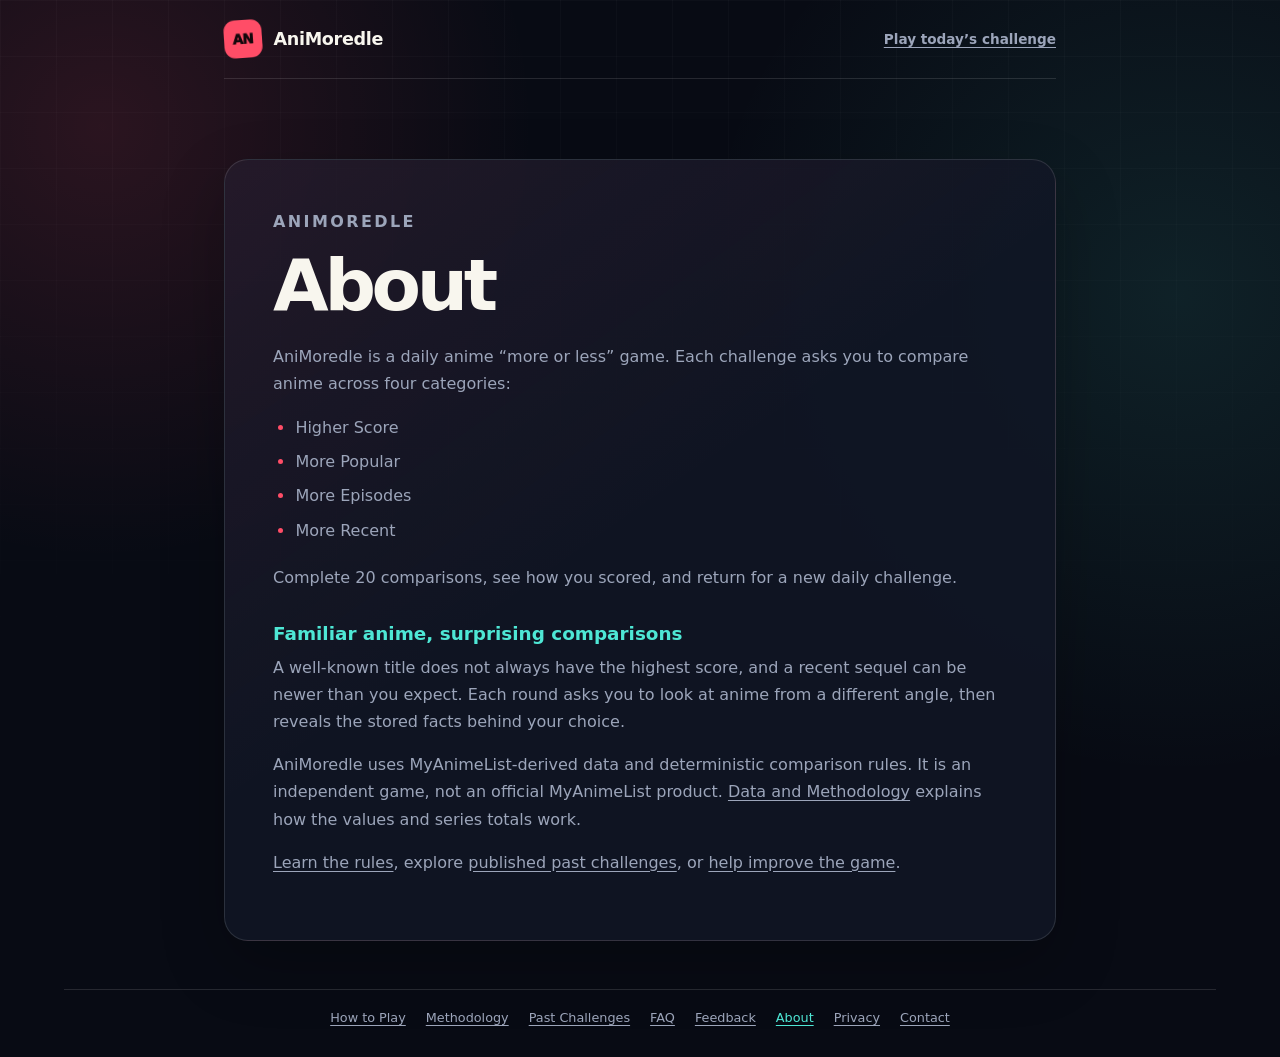
<file: static/about.html>
<!doctype html>
<html lang="en">
  <head>
    <meta charset="utf-8">
    <meta name="viewport" content="width=device-width, initial-scale=1">
    <meta name="google-adsense-account" content="ca-pub-7045982233365027">
    <meta
      name="description"
      content="About AniMoredle, the daily anime more-or-less game."
    >
    <title>About | AniMoredle</title>
    <link rel="canonical" href="https://animoredle.com/about">
    <link rel="stylesheet" href="/static/styles.css?v=public-site-1">
  </head>
  <body class="information-page">
    <div class="page-glow" aria-hidden="true"></div>

    <main class="information-shell">
      <header class="information-header">
        <a class="brand" href="/" aria-label="AniMoredle home">
          <span class="brand-mark" aria-hidden="true">AN</span>
          <span>AniMoredle</span>
        </a>
        <a class="information-home-link" href="/">Play today’s challenge</a>
      </header>

      <article class="information-card">
        <p class="eyebrow">AniMoredle</p>
        <h1>About</h1>
        <p>
          AniMoredle is a daily anime “more or less” game. Each challenge asks
          you to compare anime across four categories:
        </p>
        <ul>
          <li>Higher Score</li>
          <li>More Popular</li>
          <li>More Episodes</li>
          <li>More Recent</li>
        </ul>
        <p>
          Complete 20 comparisons, see how you scored, and return for a new
          daily challenge.
        </p>
        <h2>Familiar anime, surprising comparisons</h2>
        <p>A well-known title does not always have the highest score, and a recent sequel can be newer than you expect. Each round asks you to look at anime from a different angle, then reveals the stored facts behind your choice.</p>
        <p>AniMoredle uses MyAnimeList-derived data and deterministic comparison rules. It is an independent game, not an official MyAnimeList product. <a href="/methodology">Data and Methodology</a> explains how the values and series totals work.</p>
        <p><a href="/how-to-play">Learn the rules</a>, explore <a href="/past-challenges">published past challenges</a>, or <a href="/feedback">help improve the game</a>.</p>
      </article>
    </main>

    <footer class="site-footer">
      <nav aria-label="Site information">
        <a href="/how-to-play">How to Play</a><a href="/methodology">Methodology</a>
        <a href="/past-challenges">Past Challenges</a><a href="/faq">FAQ</a><a href="/feedback">Feedback</a>
        <a href="/about" aria-current="page">About</a>
        <a href="/privacy">Privacy</a>
        <a href="/contact">Contact</a>
      </nav>
    </footer>
  </body>
</html>
</file>
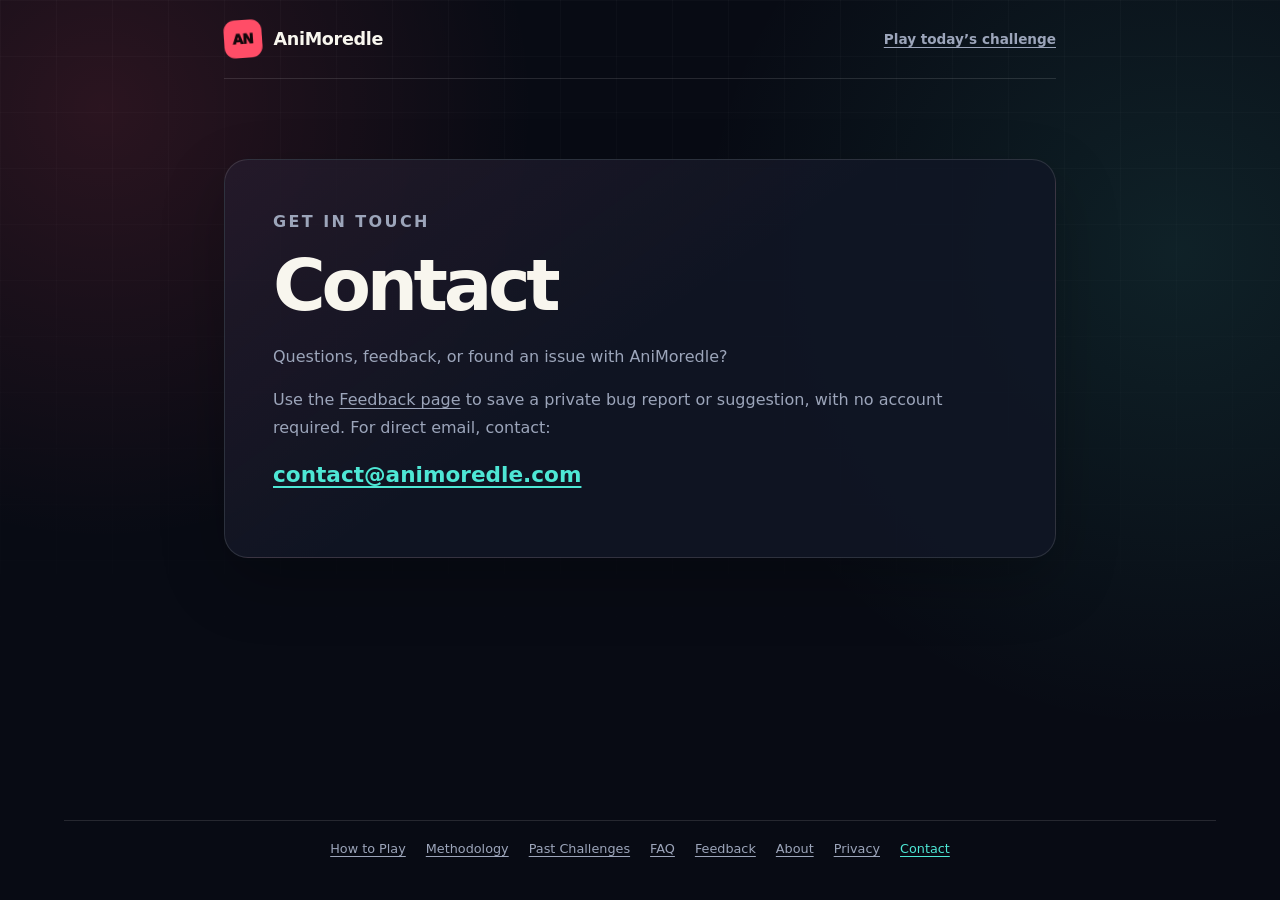
<file: static/contact.html>
<!doctype html>
<html lang="en">
  <head>
    <meta charset="utf-8">
    <meta name="viewport" content="width=device-width, initial-scale=1">
    <meta name="google-adsense-account" content="ca-pub-7045982233365027">
    <meta name="description" content="Contact AniMoredle.">
    <title>Contact | AniMoredle</title>
    <link rel="canonical" href="https://animoredle.com/contact">
    <link rel="stylesheet" href="/static/styles.css?v=public-site-1">
  </head>
  <body class="information-page">
    <div class="page-glow" aria-hidden="true"></div>

    <main class="information-shell">
      <header class="information-header">
        <a class="brand" href="/" aria-label="AniMoredle home">
          <span class="brand-mark" aria-hidden="true">AN</span>
          <span>AniMoredle</span>
        </a>
        <a class="information-home-link" href="/">Play today’s challenge</a>
      </header>

      <article class="information-card">
        <p class="eyebrow">Get in touch</p>
        <h1>Contact</h1>
        <p>Questions, feedback, or found an issue with AniMoredle?</p>
        <p>Use the <a href="/feedback">Feedback page</a> to save a private bug report or suggestion, with no account required. For direct email, contact:</p>
        <p>
          <a class="contact-email" href="mailto:contact@animoredle.com">
            contact@animoredle.com
          </a>
        </p>
      </article>
    </main>

    <footer class="site-footer">
      <nav aria-label="Site information">
        <a href="/how-to-play">How to Play</a><a href="/methodology">Methodology</a>
        <a href="/past-challenges">Past Challenges</a><a href="/faq">FAQ</a><a href="/feedback">Feedback</a>
        <a href="/about">About</a>
        <a href="/privacy">Privacy</a>
        <a href="/contact" aria-current="page">Contact</a>
      </nav>
    </footer>
  </body>
</html>
</file>
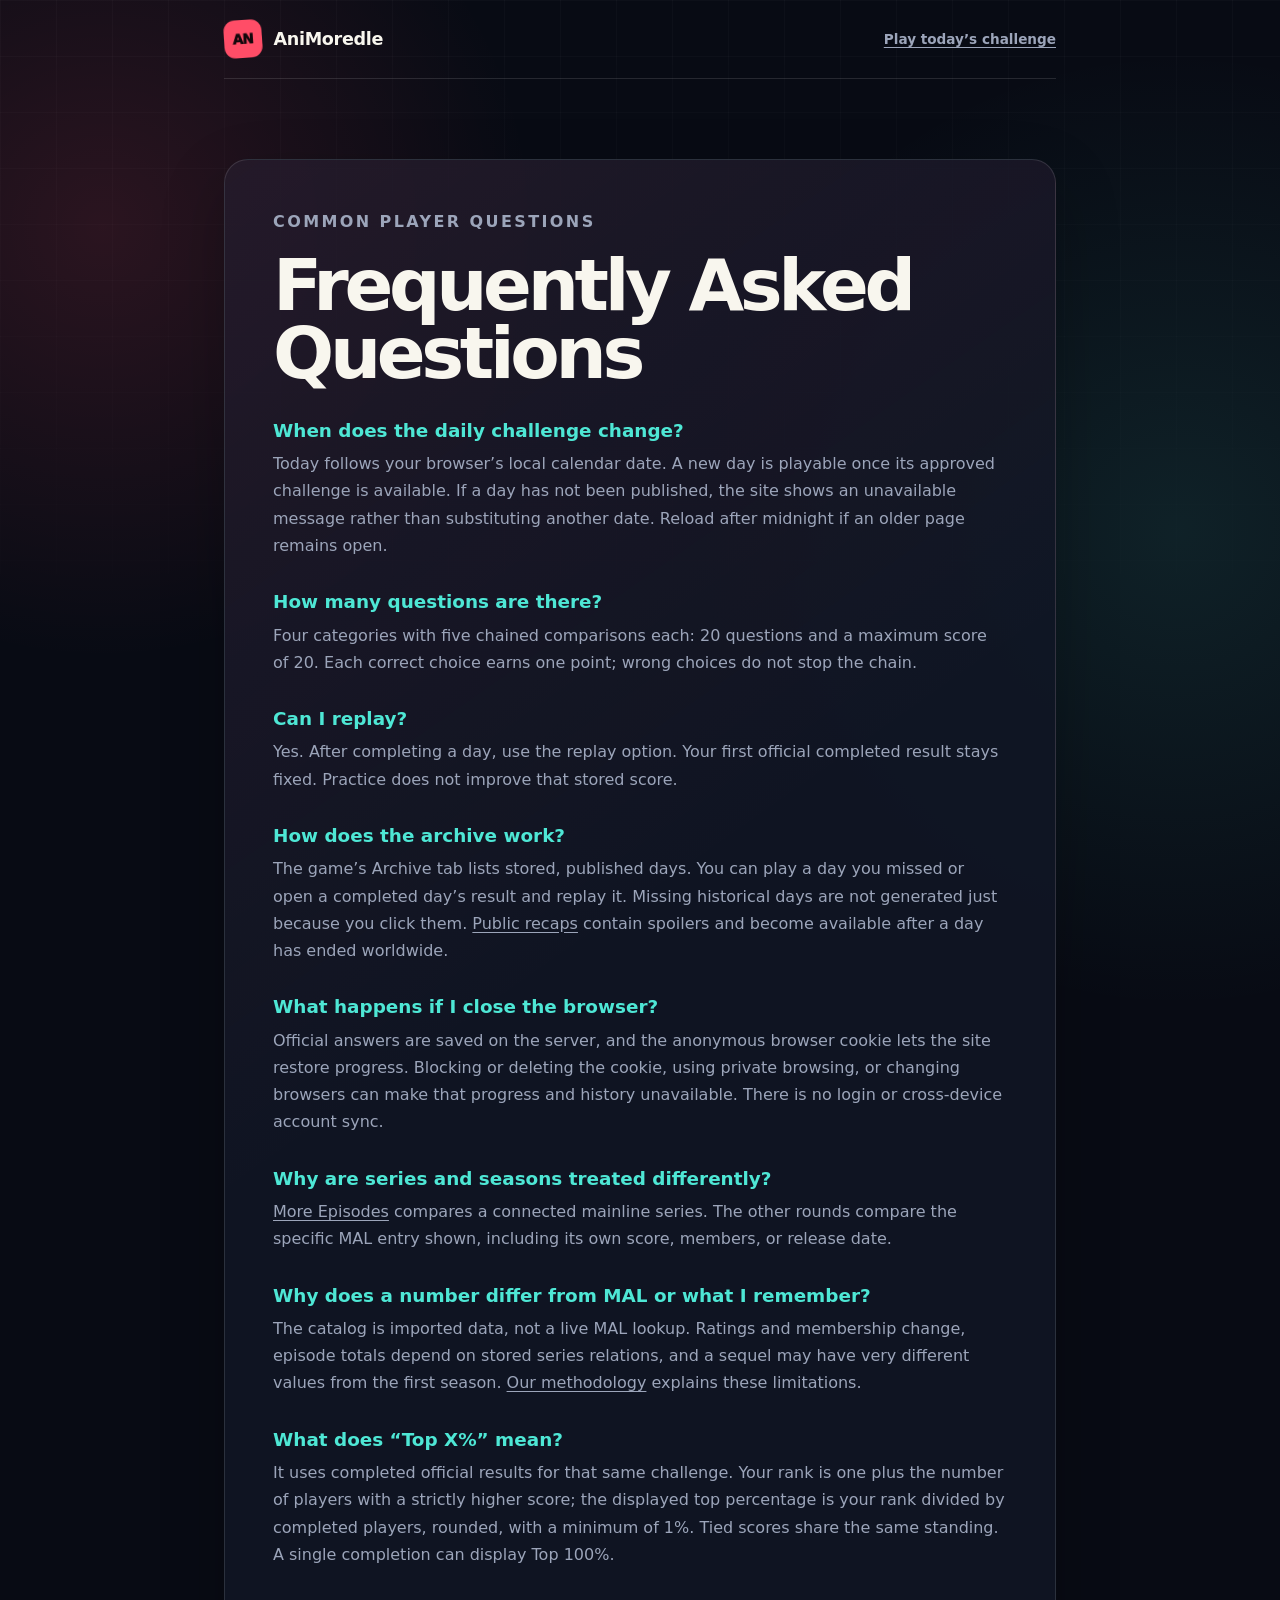
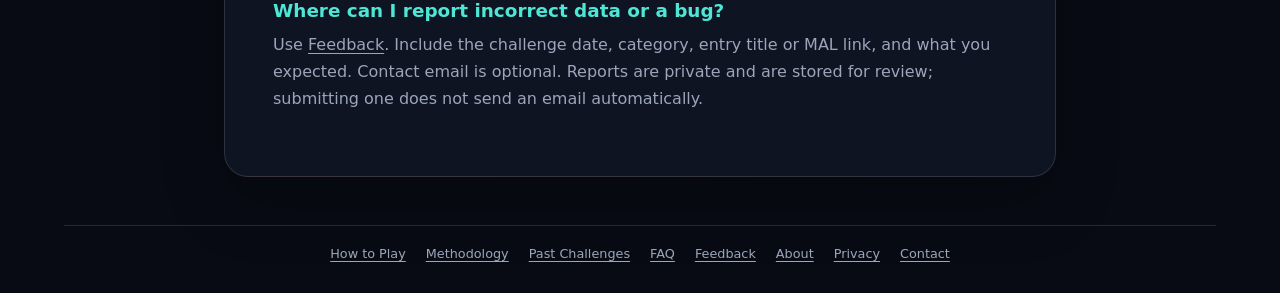
<file: static/faq.html>
<!doctype html>
<html lang="en">
<head>
  <meta charset="utf-8">
  <meta name="viewport" content="width=device-width, initial-scale=1">
  <meta name="google-adsense-account" content="ca-pub-7045982233365027">
  <title>AniMoredle FAQ | AniMoredle</title>
  <meta name="description" content="Answers about daily dates, saved progress, replays, past challenges, anime metrics, and reporting mistakes.">
  <link rel="canonical" href="https://animoredle.com/faq">
  <link rel="stylesheet" href="/static/styles.css?v=public-site-1">
</head>
<body class="information-page">
  <div class="page-glow" aria-hidden="true"></div>
  <main class="information-shell">
    <header class="information-header">
      <a class="brand" href="/" aria-label="AniMoredle home"><span class="brand-mark" aria-hidden="true">AN</span><span>AniMoredle</span></a>
      <a class="information-home-link" href="/">Play today’s challenge</a>
    </header>
    <article class="information-card">
<p class="eyebrow">Common player questions</p><h1>Frequently Asked Questions</h1>
<h2>When does the daily challenge change?</h2>
<p>Today follows your browser’s local calendar date. A new day is playable once its approved challenge is available. If a day has not been published, the site shows an unavailable message rather than substituting another date. Reload after midnight if an older page remains open.</p>
<h2>How many questions are there?</h2>
<p>Four categories with five chained comparisons each: 20 questions and a maximum score of 20. Each correct choice earns one point; wrong choices do not stop the chain.</p>
<h2>Can I replay?</h2>
<p>Yes. After completing a day, use the replay option. Your first official completed result stays fixed. Practice does not improve that stored score.</p>
<h2>How does the archive work?</h2>
<p>The game’s Archive tab lists stored, published days. You can play a day you missed or open a completed day’s result and replay it. Missing historical days are not generated just because you click them. <a href="/past-challenges">Public recaps</a> contain spoilers and become available after a day has ended worldwide.</p>
<h2>What happens if I close the browser?</h2>
<p>Official answers are saved on the server, and the anonymous browser cookie lets the site restore progress. Blocking or deleting the cookie, using private browsing, or changing browsers can make that progress and history unavailable. There is no login or cross-device account sync.</p>
<h2>Why are series and seasons treated differently?</h2>
<p><a href="/guides/more-episodes">More Episodes</a> compares a connected mainline series. The other rounds compare the specific MAL entry shown, including its own score, members, or release date.</p>
<h2>Why does a number differ from MAL or what I remember?</h2>
<p>The catalog is imported data, not a live MAL lookup. Ratings and membership change, episode totals depend on stored series relations, and a sequel may have very different values from the first season. <a href="/methodology">Our methodology</a> explains these limitations.</p>
<h2>What does “Top X%” mean?</h2>
<p>It uses completed official results for that same challenge. Your rank is one plus the number of players with a strictly higher score; the displayed top percentage is your rank divided by completed players, rounded, with a minimum of 1%. Tied scores share the same standing. A single completion can display Top 100%.</p>
<h2>Where can I report incorrect data or a bug?</h2>
<p>Use <a href="/feedback">Feedback</a>. Include the challenge date, category, entry title or MAL link, and what you expected. Contact email is optional. Reports are private and are stored for review; submitting one does not send an email automatically.</p>
    </article>
  </main>
  <footer class="site-footer"><nav aria-label="Site information">
<a href="/how-to-play">How to Play</a><a href="/methodology">Methodology</a>
<a href="/past-challenges">Past Challenges</a><a href="/faq">FAQ</a>
<a href="/feedback">Feedback</a><a href="/about">About</a>
<a href="/privacy">Privacy</a><a href="/contact">Contact</a>
</nav></footer>
</body>
</html>
</file>
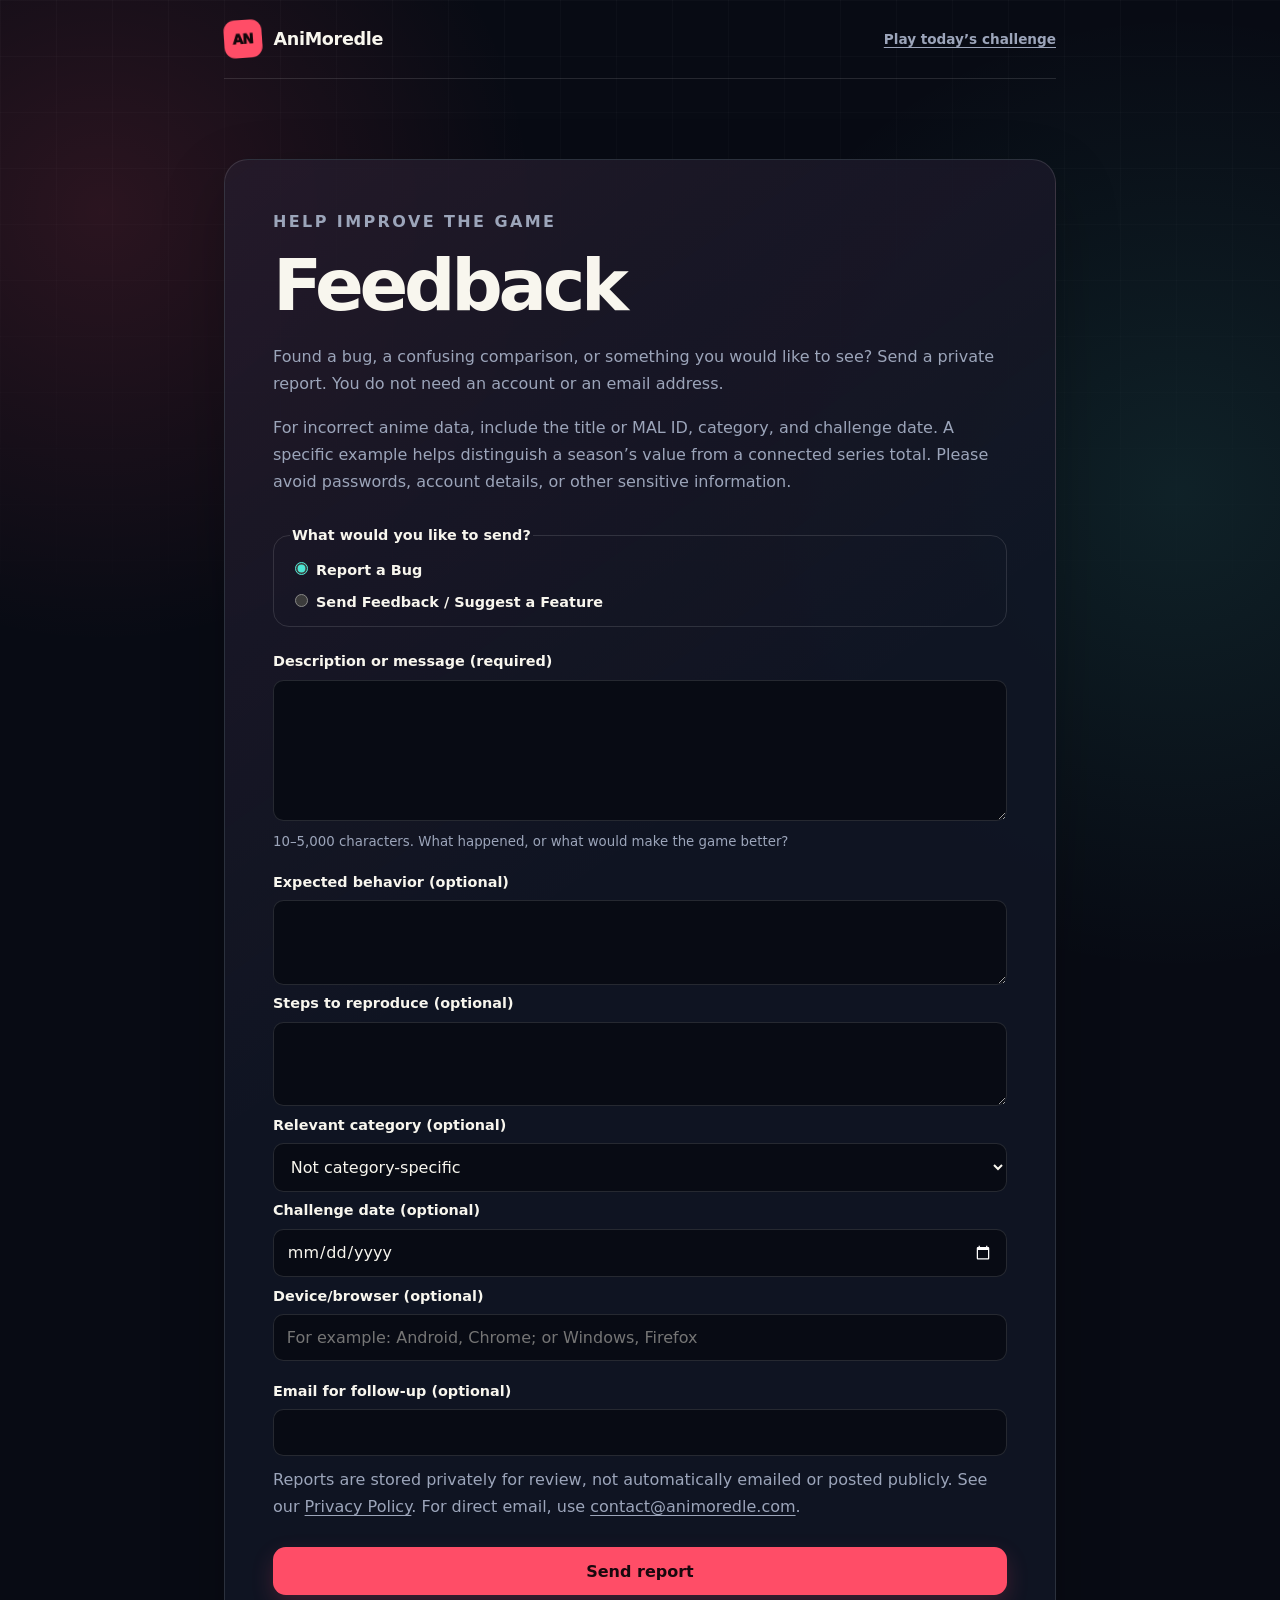
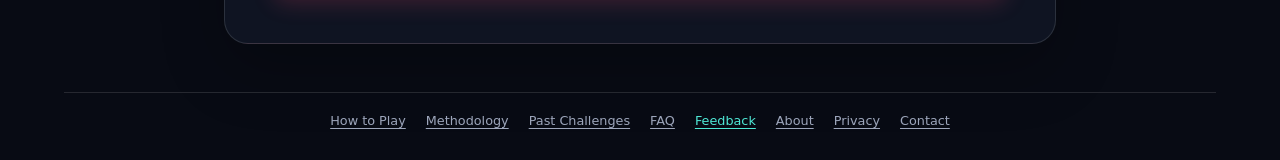
<file: static/feedback.html>
<!doctype html>
<html lang="en">
<head>
  <meta charset="utf-8">
  <meta name="viewport" content="width=device-width, initial-scale=1">
  <meta name="google-adsense-account" content="ca-pub-7045982233365027">
  <title>Feedback and Bug Reports | AniMoredle</title>
  <meta name="description" content="Privately report an AniMoredle bug, flag incorrect anime data, or suggest a feature. No account required.">
  <link rel="canonical" href="https://animoredle.com/feedback">
  <link rel="stylesheet" href="/static/styles.css?v=public-site-1">
  <script src="/static/feedback.js" defer></script>
</head>
<body class="information-page">
  <div class="page-glow" aria-hidden="true"></div>
  <main class="information-shell">
    <header class="information-header">
      <a class="brand" href="/" aria-label="AniMoredle home"><span class="brand-mark" aria-hidden="true">AN</span><span>AniMoredle</span></a>
      <a class="information-home-link" href="/">Play today’s challenge</a>
    </header>
    <article class="information-card">
      <p class="eyebrow">Help improve the game</p><h1>Feedback</h1>
      <p>Found a bug, a confusing comparison, or something you would like to see? Send a private report. You do not need an account or an email address.</p>
      <p>For incorrect anime data, include the title or MAL ID, category, and challenge date. A specific example helps distinguish a season’s value from a connected series total. Please avoid passwords, account details, or other sensitive information.</p>
      <form id="feedback-form" class="feedback-form">
        <fieldset class="feedback-kind"><legend>What would you like to send?</legend>
          <label><input type="radio" name="kind" value="bug" checked> Report a Bug</label>
          <label><input type="radio" name="kind" value="feedback"> Send Feedback / Suggest a Feature</label>
        </fieldset>
        <label for="feedback-message">Description or message (required)</label>
        <textarea id="feedback-message" name="message" minlength="10" maxlength="5000" rows="6" required aria-describedby="message-hint"></textarea>
        <small id="message-hint">10–5,000 characters. What happened, or what would make the game better?</small>
        <div id="bug-fields" class="feedback-fields">
          <label for="expected-behavior">Expected behavior (optional)</label>
          <textarea id="expected-behavior" name="expected_behavior" maxlength="1500" rows="3"></textarea>
          <label for="reproduction-steps">Steps to reproduce (optional)</label>
          <textarea id="reproduction-steps" name="steps" maxlength="2000" rows="3"></textarea>
          <label for="bug-category">Relevant category (optional)</label>
          <select id="bug-category" name="bug_category"><option value="">Not category-specific</option><option>Higher Score</option><option>More Popular</option><option>More Episodes</option><option>More Recent</option></select>
          <label for="feedback-date">Challenge date (optional)</label>
          <input id="feedback-date" name="challenge_date" type="date">
          <label for="device-context">Device/browser (optional)</label>
          <input id="device-context" name="device_context" maxlength="160" placeholder="For example: Android, Chrome; or Windows, Firefox">
        </div>
        <div id="general-fields" class="feedback-fields" hidden>
          <label for="feedback-category">Feedback category</label>
          <select id="feedback-category" name="feedback_category"><option>Suggestion</option><option>Content or data</option><option>Accessibility</option><option>Other</option></select>
        </div>
        <label for="feedback-email">Email for follow-up (optional)</label>
        <input id="feedback-email" name="email" type="email" maxlength="254" autocomplete="email">
        <div class="feedback-honeypot" aria-hidden="true"><label for="feedback-website">Leave this blank</label><input id="feedback-website" name="website" tabindex="-1" autocomplete="off" maxlength="200"></div>
        <p class="feedback-privacy">Reports are stored privately for review, not automatically emailed or posted publicly. See our <a href="/privacy">Privacy Policy</a>. For direct email, use <a href="mailto:contact@animoredle.com">contact@animoredle.com</a>.</p>
        <p id="feedback-status" role="status" aria-live="polite" tabindex="-1" hidden></p>
        <button id="feedback-submit" class="primary-button" type="submit">Send report</button>
      </form>
      <noscript><p>The submission form needs JavaScript. You can still contact <a href="mailto:contact@animoredle.com">contact@animoredle.com</a>.</p></noscript>
    </article>
  </main>
  <footer class="site-footer"><nav aria-label="Site information">
    <a href="/how-to-play">How to Play</a><a href="/methodology">Methodology</a><a href="/past-challenges">Past Challenges</a><a href="/faq">FAQ</a>
    <a href="/feedback" aria-current="page">Feedback</a><a href="/about">About</a><a href="/privacy">Privacy</a><a href="/contact">Contact</a>
  </nav></footer>
</body>
</html>
</file>
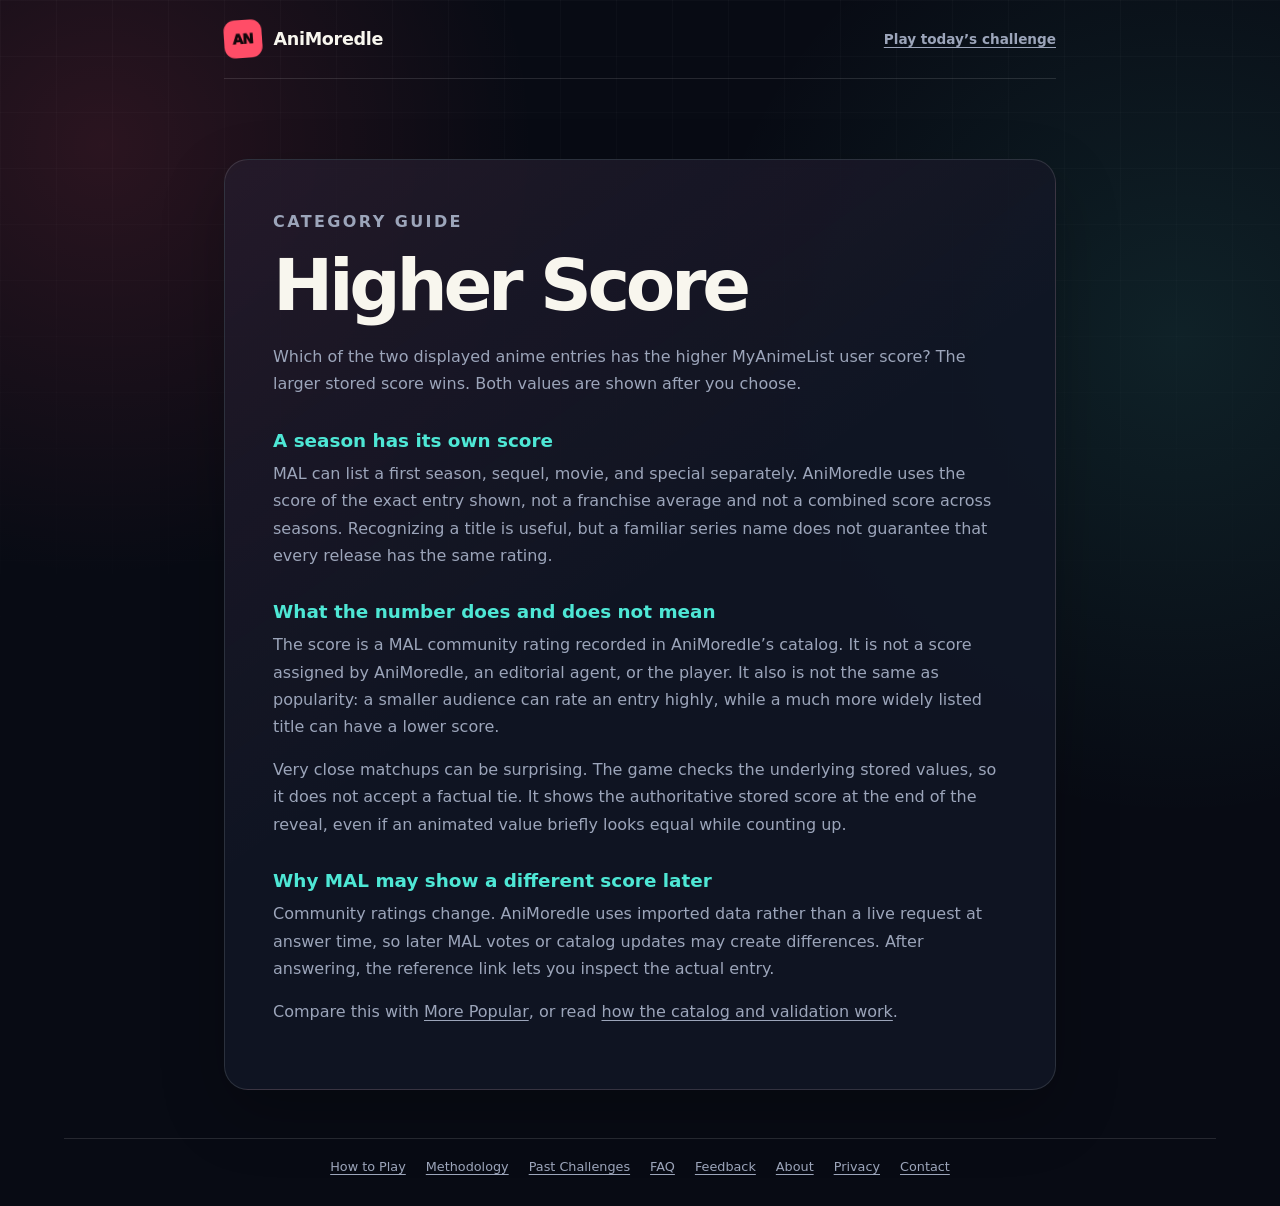
<file: static/higher-score.html>
<!doctype html>
<html lang="en">
<head>
  <meta charset="utf-8">
  <meta name="viewport" content="width=device-width, initial-scale=1">
  <meta name="google-adsense-account" content="ca-pub-7045982233365027">
  <title>Higher Score explained | AniMoredle</title>
  <meta name="description" content="Understand AniMoredle’s entry-specific MyAnimeList score comparisons and why seasons can have different scores.">
  <link rel="canonical" href="https://animoredle.com/guides/higher-score">
  <link rel="stylesheet" href="/static/styles.css?v=public-site-1">
</head>
<body class="information-page">
  <div class="page-glow" aria-hidden="true"></div>
  <main class="information-shell">
    <header class="information-header">
      <a class="brand" href="/" aria-label="AniMoredle home"><span class="brand-mark" aria-hidden="true">AN</span><span>AniMoredle</span></a>
      <a class="information-home-link" href="/">Play today’s challenge</a>
    </header>
    <article class="information-card">
<p class="eyebrow">Category guide</p><h1>Higher Score</h1>
<p>Which of the two displayed anime entries has the higher MyAnimeList user score? The larger stored score wins. Both values are shown after you choose.</p>
<h2>A season has its own score</h2>
<p>MAL can list a first season, sequel, movie, and special separately. AniMoredle uses the score of the exact entry shown, not a franchise average and not a combined score across seasons. Recognizing a title is useful, but a familiar series name does not guarantee that every release has the same rating.</p>
<h2>What the number does and does not mean</h2>
<p>The score is a MAL community rating recorded in AniMoredle’s catalog. It is not a score assigned by AniMoredle, an editorial agent, or the player. It also is not the same as popularity: a smaller audience can rate an entry highly, while a much more widely listed title can have a lower score.</p>
<p>Very close matchups can be surprising. The game checks the underlying stored values, so it does not accept a factual tie. It shows the authoritative stored score at the end of the reveal, even if an animated value briefly looks equal while counting up.</p>
<h2>Why MAL may show a different score later</h2>
<p>Community ratings change. AniMoredle uses imported data rather than a live request at answer time, so later MAL votes or catalog updates may create differences. After answering, the reference link lets you inspect the actual entry.</p>
<p>Compare this with <a href="/guides/more-popular">More Popular</a>, or read <a href="/methodology">how the catalog and validation work</a>.</p>
    </article>
  </main>
  <footer class="site-footer"><nav aria-label="Site information">
<a href="/how-to-play">How to Play</a><a href="/methodology">Methodology</a>
<a href="/past-challenges">Past Challenges</a><a href="/faq">FAQ</a>
<a href="/feedback">Feedback</a><a href="/about">About</a>
<a href="/privacy">Privacy</a><a href="/contact">Contact</a>
</nav></footer>
</body>
</html>
</file>
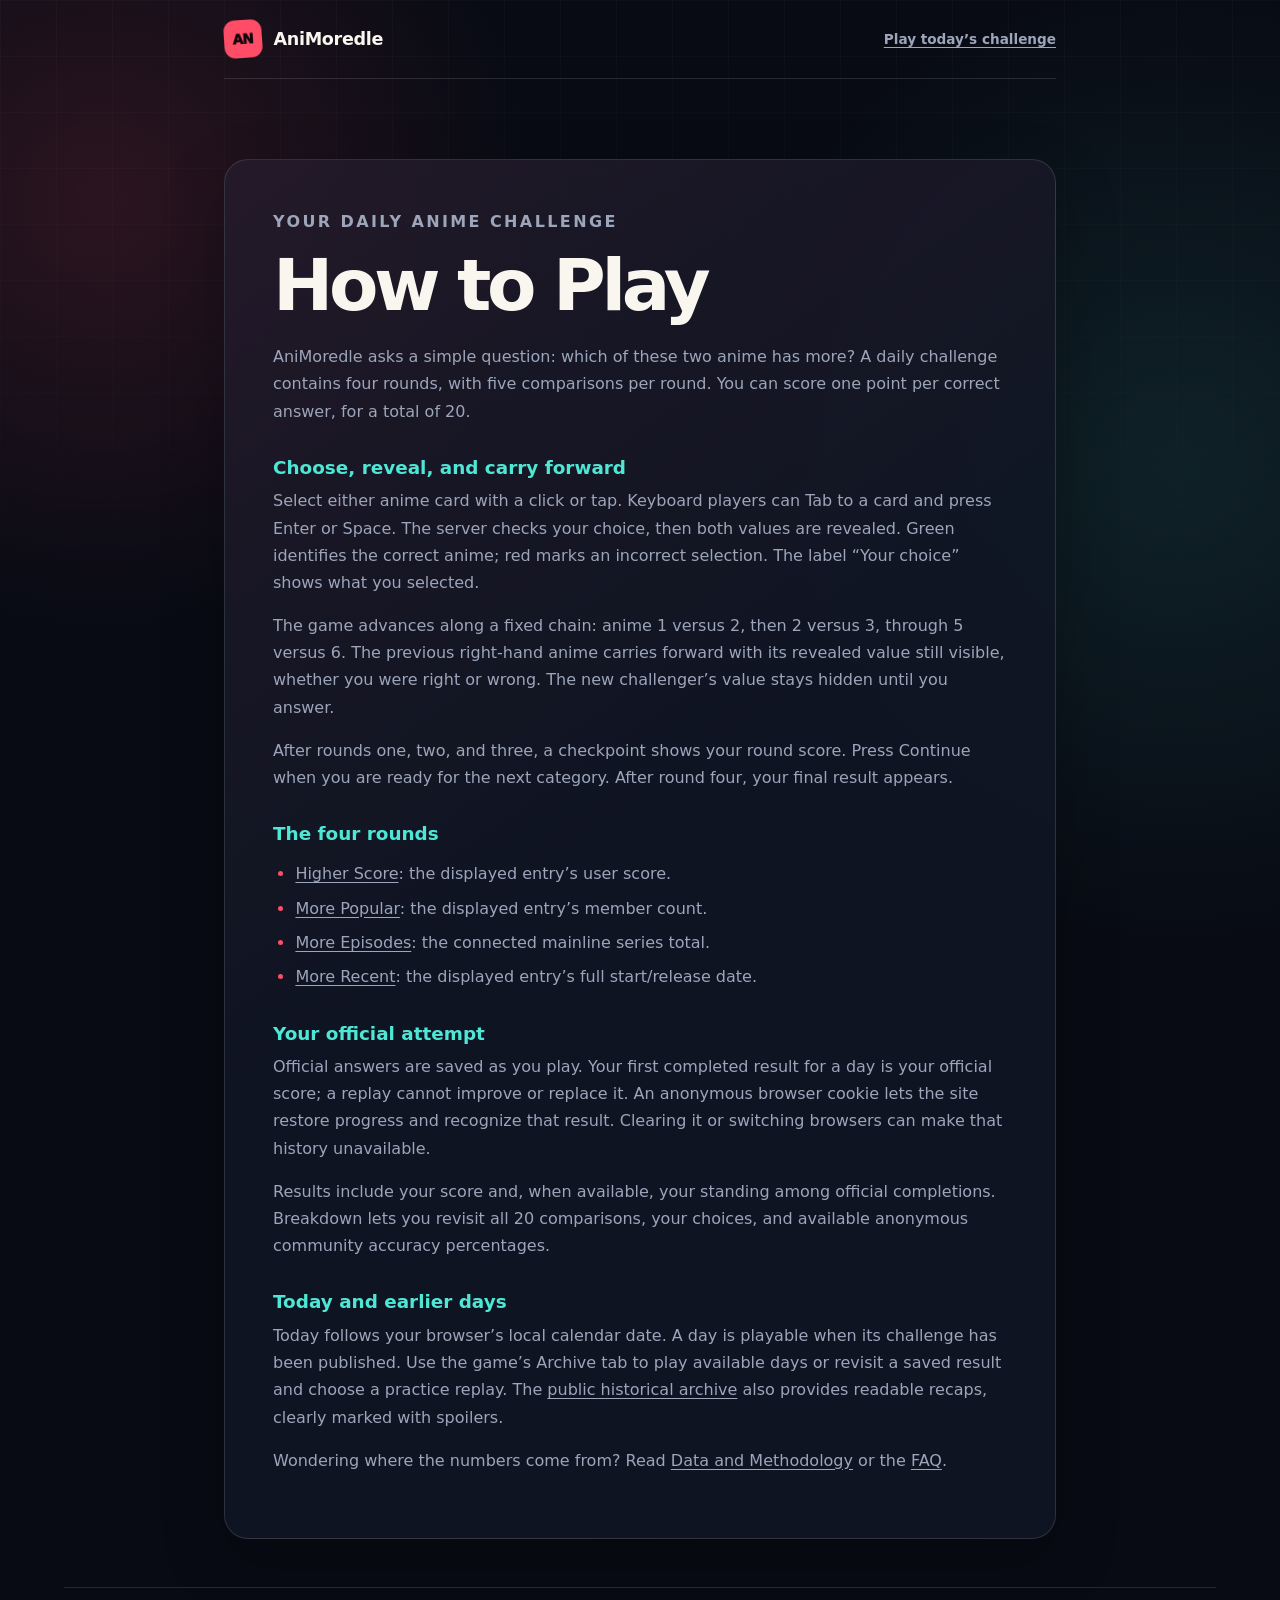
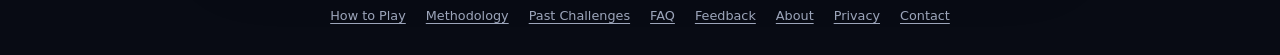
<file: static/how-to-play.html>
<!doctype html>
<html lang="en">
<head>
  <meta charset="utf-8">
  <meta name="viewport" content="width=device-width, initial-scale=1">
  <meta name="google-adsense-account" content="ca-pub-7045982233365027">
  <title>How to Play AniMoredle | AniMoredle</title>
  <meta name="description" content="Learn the controls, four comparison categories, scoring, official attempts, and practice replays in AniMoredle.">
  <link rel="canonical" href="https://animoredle.com/how-to-play">
  <link rel="stylesheet" href="/static/styles.css?v=public-site-1">
</head>
<body class="information-page">
  <div class="page-glow" aria-hidden="true"></div>
  <main class="information-shell">
    <header class="information-header">
      <a class="brand" href="/" aria-label="AniMoredle home"><span class="brand-mark" aria-hidden="true">AN</span><span>AniMoredle</span></a>
      <a class="information-home-link" href="/">Play today’s challenge</a>
    </header>
    <article class="information-card">
<p class="eyebrow">Your daily anime challenge</p><h1>How to Play</h1>
<p>AniMoredle asks a simple question: which of these two anime has more? A daily challenge contains four rounds, with five comparisons per round. You can score one point per correct answer, for a total of 20.</p>
<h2>Choose, reveal, and carry forward</h2>
<p>Select either anime card with a click or tap. Keyboard players can Tab to a card and press Enter or Space. The server checks your choice, then both values are revealed. Green identifies the correct anime; red marks an incorrect selection. The label “Your choice” shows what you selected.</p>
<p>The game advances along a fixed chain: anime 1 versus 2, then 2 versus 3, through 5 versus 6. The previous right-hand anime carries forward with its revealed value still visible, whether you were right or wrong. The new challenger’s value stays hidden until you answer.</p>
<p>After rounds one, two, and three, a checkpoint shows your round score. Press Continue when you are ready for the next category. After round four, your final result appears.</p>
<h2>The four rounds</h2>
<ul><li><a href="/guides/higher-score">Higher Score</a>: the displayed entry’s user score.</li>
<li><a href="/guides/more-popular">More Popular</a>: the displayed entry’s member count.</li>
<li><a href="/guides/more-episodes">More Episodes</a>: the connected mainline series total.</li>
<li><a href="/guides/more-recent">More Recent</a>: the displayed entry’s full start/release date.</li></ul>
<h2>Your official attempt</h2>
<p>Official answers are saved as you play. Your first completed result for a day is your official score; a replay cannot improve or replace it. An anonymous browser cookie lets the site restore progress and recognize that result. Clearing it or switching browsers can make that history unavailable.</p>
<p>Results include your score and, when available, your standing among official completions. Breakdown lets you revisit all 20 comparisons, your choices, and available anonymous community accuracy percentages.</p>
<h2>Today and earlier days</h2>
<p>Today follows your browser’s local calendar date. A day is playable when its challenge has been published. Use the game’s Archive tab to play available days or revisit a saved result and choose a practice replay. The <a href="/past-challenges">public historical archive</a> also provides readable recaps, clearly marked with spoilers.</p>
<p>Wondering where the numbers come from? Read <a href="/methodology">Data and Methodology</a> or the <a href="/faq">FAQ</a>.</p>
    </article>
  </main>
  <footer class="site-footer"><nav aria-label="Site information">
<a href="/how-to-play">How to Play</a><a href="/methodology">Methodology</a>
<a href="/past-challenges">Past Challenges</a><a href="/faq">FAQ</a>
<a href="/feedback">Feedback</a><a href="/about">About</a>
<a href="/privacy">Privacy</a><a href="/contact">Contact</a>
</nav></footer>
</body>
</html>
</file>
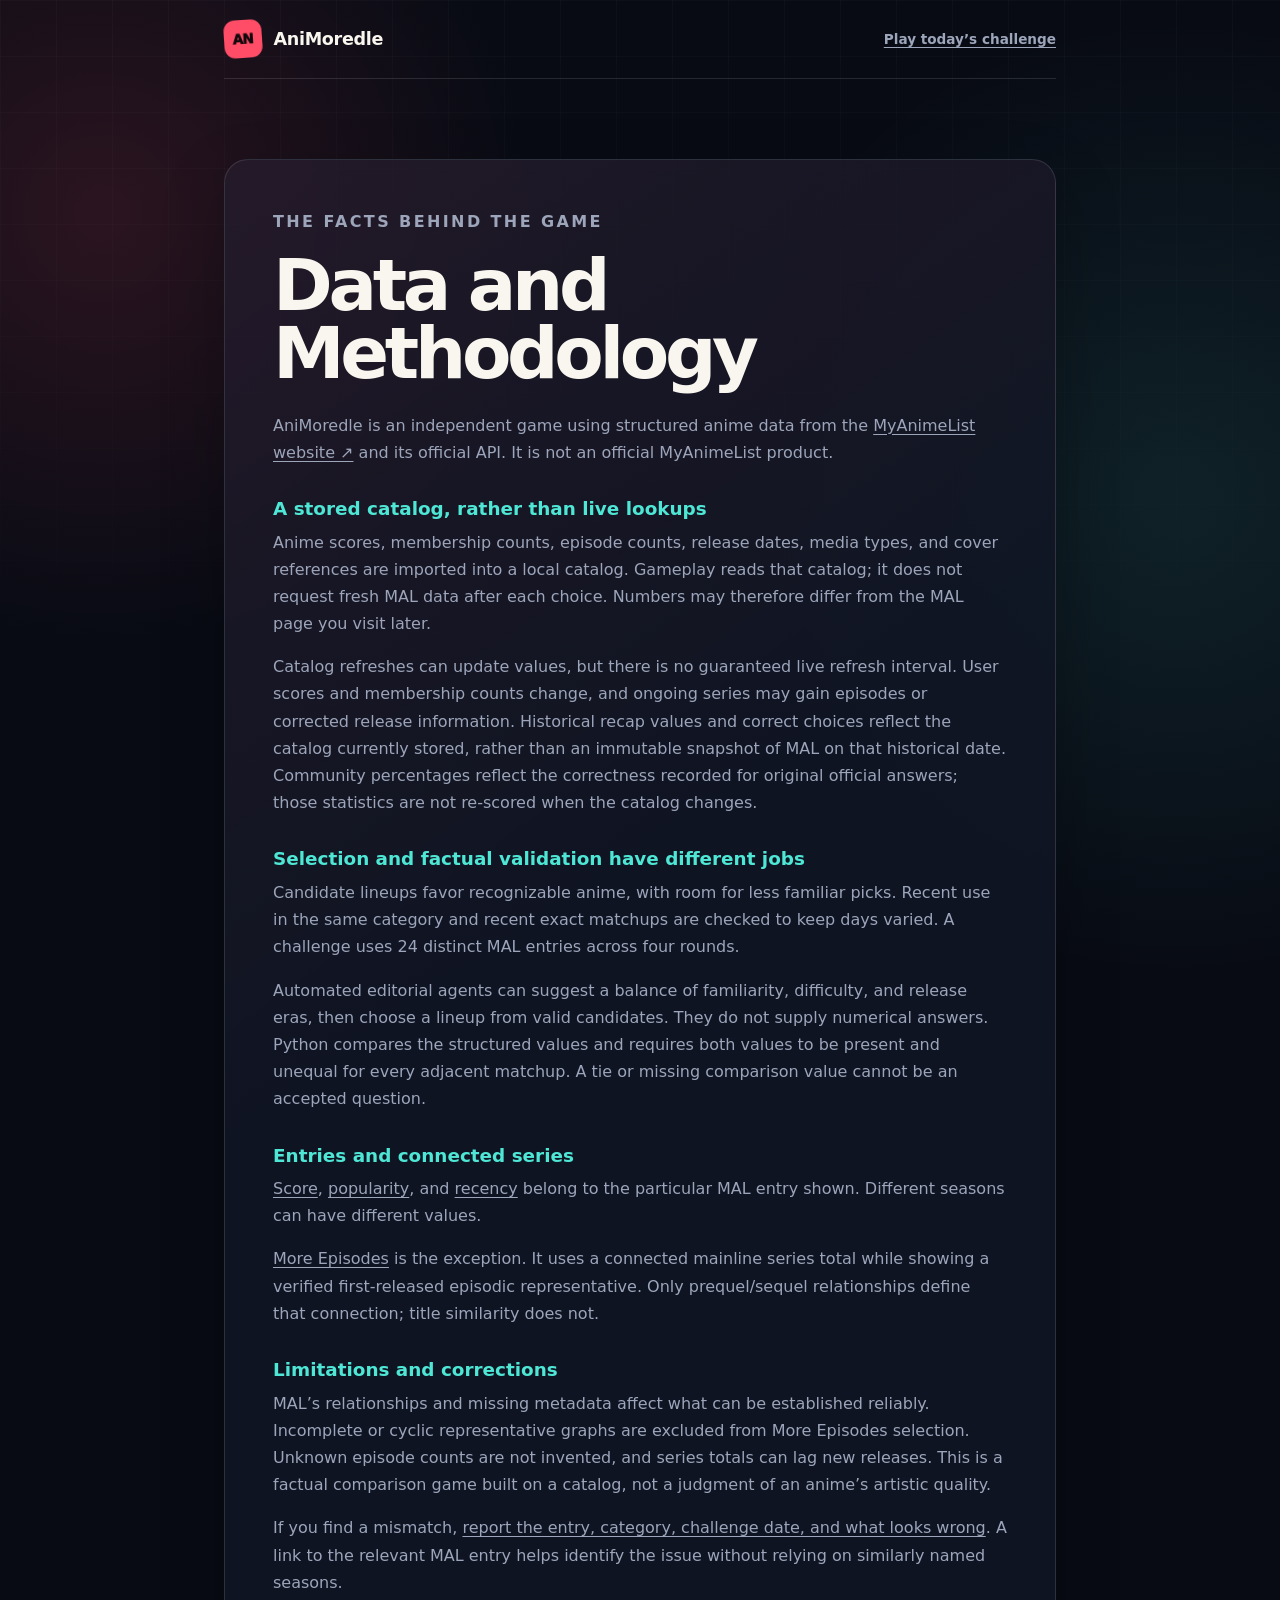
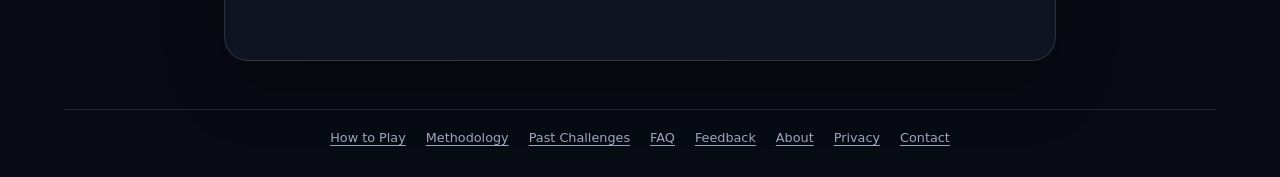
<file: static/methodology.html>
<!doctype html>
<html lang="en">
<head>
  <meta charset="utf-8">
  <meta name="viewport" content="width=device-width, initial-scale=1">
  <meta name="google-adsense-account" content="ca-pub-7045982233365027">
  <title>Data and Methodology | AniMoredle</title>
  <meta name="description" content="How AniMoredle uses MyAnimeList data, deterministic validation, series relationships, and editorial curation.">
  <link rel="canonical" href="https://animoredle.com/methodology">
  <link rel="stylesheet" href="/static/styles.css?v=public-site-1">
</head>
<body class="information-page">
  <div class="page-glow" aria-hidden="true"></div>
  <main class="information-shell">
    <header class="information-header">
      <a class="brand" href="/" aria-label="AniMoredle home"><span class="brand-mark" aria-hidden="true">AN</span><span>AniMoredle</span></a>
      <a class="information-home-link" href="/">Play today’s challenge</a>
    </header>
    <article class="information-card">
<p class="eyebrow">The facts behind the game</p><h1>Data and Methodology</h1>
<p>AniMoredle is an independent game using structured anime data from the <a href="https://myanimelist.net/" target="_blank" rel="noopener noreferrer">MyAnimeList website ↗</a> and its official API. It is not an official MyAnimeList product.</p>
<h2>A stored catalog, rather than live lookups</h2>
<p>Anime scores, membership counts, episode counts, release dates, media types, and cover references are imported into a local catalog. Gameplay reads that catalog; it does not request fresh MAL data after each choice. Numbers may therefore differ from the MAL page you visit later.</p>
<p>Catalog refreshes can update values, but there is no guaranteed live refresh interval. User scores and membership counts change, and ongoing series may gain episodes or corrected release information. Historical recap values and correct choices reflect the catalog currently stored, rather than an immutable snapshot of MAL on that historical date. Community percentages reflect the correctness recorded for original official answers; those statistics are not re-scored when the catalog changes.</p>
<h2>Selection and factual validation have different jobs</h2>
<p>Candidate lineups favor recognizable anime, with room for less familiar picks. Recent use in the same category and recent exact matchups are checked to keep days varied. A challenge uses 24 distinct MAL entries across four rounds.</p>
<p>Automated editorial agents can suggest a balance of familiarity, difficulty, and release eras, then choose a lineup from valid candidates. They do not supply numerical answers. Python compares the structured values and requires both values to be present and unequal for every adjacent matchup. A tie or missing comparison value cannot be an accepted question.</p>
<h2>Entries and connected series</h2>
<p><a href="/guides/higher-score">Score</a>, <a href="/guides/more-popular">popularity</a>, and <a href="/guides/more-recent">recency</a> belong to the particular MAL entry shown. Different seasons can have different values.</p>
<p><a href="/guides/more-episodes">More Episodes</a> is the exception. It uses a connected mainline series total while showing a verified first-released episodic representative. Only prequel/sequel relationships define that connection; title similarity does not.</p>
<h2>Limitations and corrections</h2>
<p>MAL’s relationships and missing metadata affect what can be established reliably. Incomplete or cyclic representative graphs are excluded from More Episodes selection. Unknown episode counts are not invented, and series totals can lag new releases. This is a factual comparison game built on a catalog, not a judgment of an anime’s artistic quality.</p>
<p>If you find a mismatch, <a href="/feedback">report the entry, category, challenge date, and what looks wrong</a>. A link to the relevant MAL entry helps identify the issue without relying on similarly named seasons.</p>
    </article>
  </main>
  <footer class="site-footer"><nav aria-label="Site information">
<a href="/how-to-play">How to Play</a><a href="/methodology">Methodology</a>
<a href="/past-challenges">Past Challenges</a><a href="/faq">FAQ</a>
<a href="/feedback">Feedback</a><a href="/about">About</a>
<a href="/privacy">Privacy</a><a href="/contact">Contact</a>
</nav></footer>
</body>
</html>
</file>
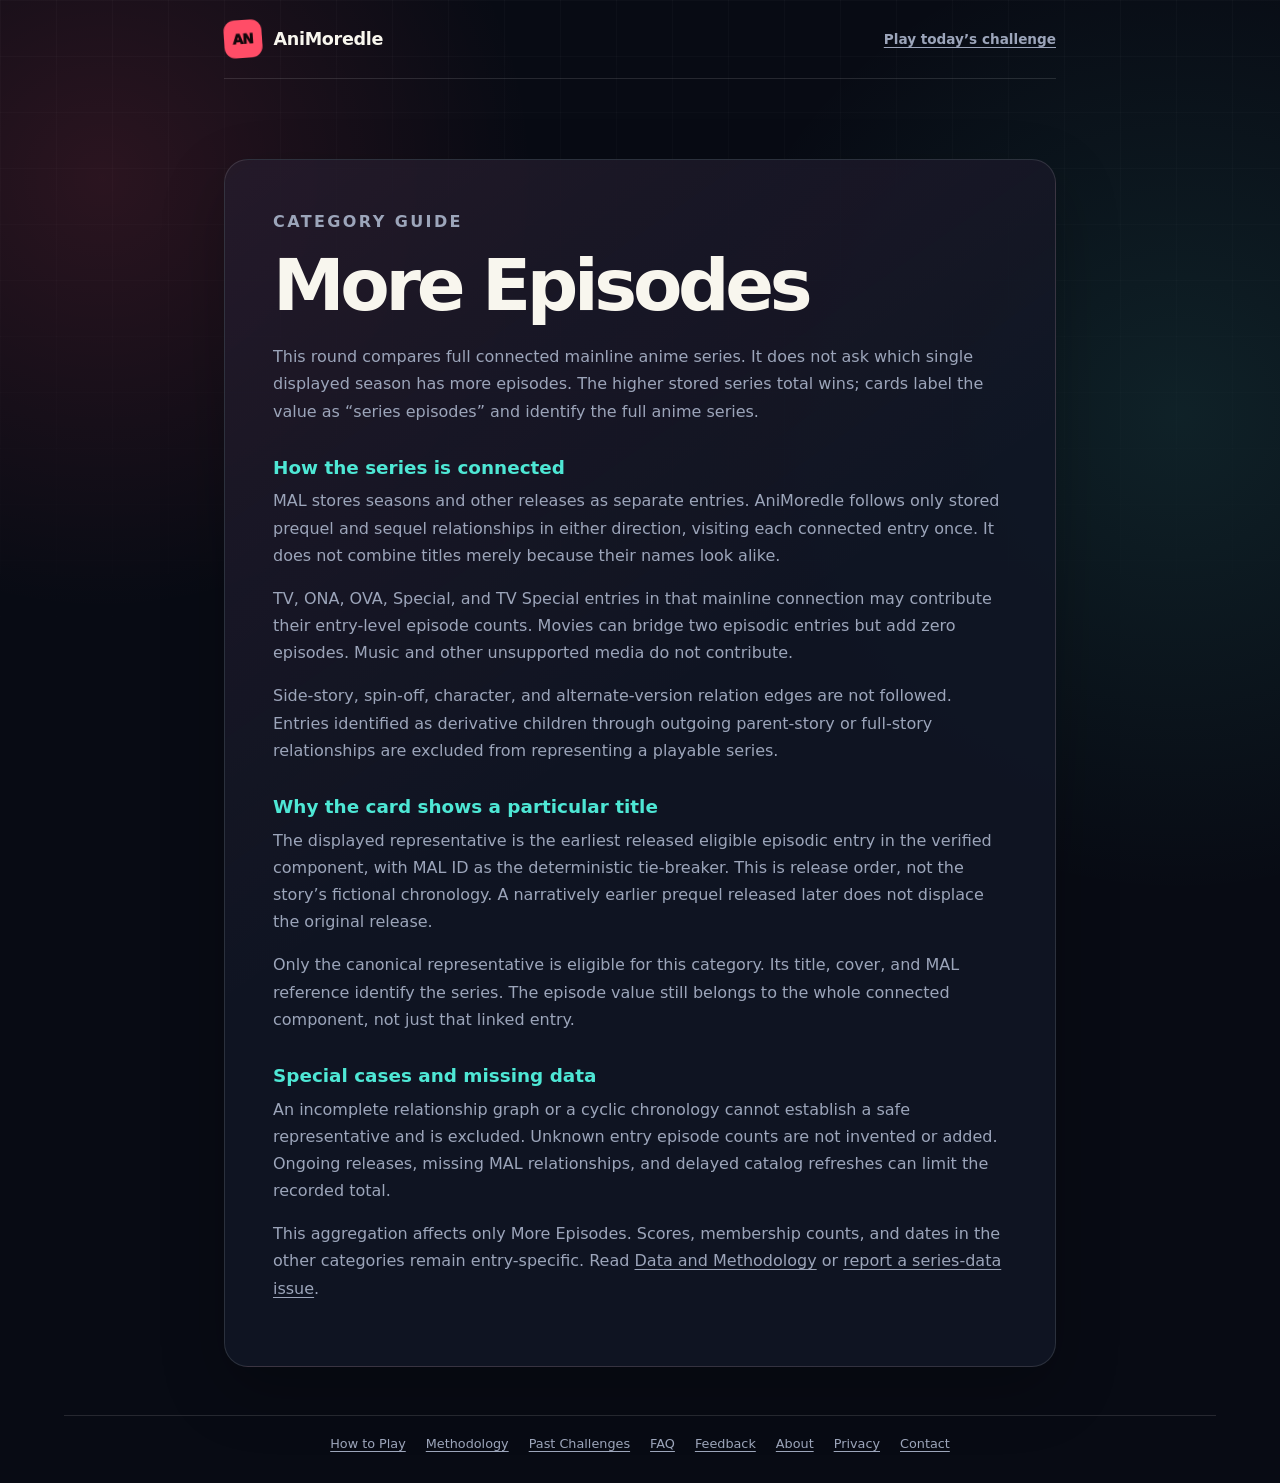
<file: static/more-episodes.html>
<!doctype html>
<html lang="en">
<head>
  <meta charset="utf-8">
  <meta name="viewport" content="width=device-width, initial-scale=1">
  <meta name="google-adsense-account" content="ca-pub-7045982233365027">
  <title>More Episodes explained | AniMoredle</title>
  <meta name="description" content="How AniMoredle compares connected mainline anime series and chooses a canonical first-released representative.">
  <link rel="canonical" href="https://animoredle.com/guides/more-episodes">
  <link rel="stylesheet" href="/static/styles.css?v=public-site-1">
</head>
<body class="information-page">
  <div class="page-glow" aria-hidden="true"></div>
  <main class="information-shell">
    <header class="information-header">
      <a class="brand" href="/" aria-label="AniMoredle home"><span class="brand-mark" aria-hidden="true">AN</span><span>AniMoredle</span></a>
      <a class="information-home-link" href="/">Play today’s challenge</a>
    </header>
    <article class="information-card">
<p class="eyebrow">Category guide</p><h1>More Episodes</h1>
<p>This round compares full connected mainline anime series. It does not ask which single displayed season has more episodes. The higher stored series total wins; cards label the value as “series episodes” and identify the full anime series.</p>
<h2>How the series is connected</h2>
<p>MAL stores seasons and other releases as separate entries. AniMoredle follows only stored prequel and sequel relationships in either direction, visiting each connected entry once. It does not combine titles merely because their names look alike.</p>
<p>TV, ONA, OVA, Special, and TV Special entries in that mainline connection may contribute their entry-level episode counts. Movies can bridge two episodic entries but add zero episodes. Music and other unsupported media do not contribute.</p>
<p>Side-story, spin-off, character, and alternate-version relation edges are not followed. Entries identified as derivative children through outgoing parent-story or full-story relationships are excluded from representing a playable series.</p>
<h2>Why the card shows a particular title</h2>
<p>The displayed representative is the earliest released eligible episodic entry in the verified component, with MAL ID as the deterministic tie-breaker. This is release order, not the story’s fictional chronology. A narratively earlier prequel released later does not displace the original release.</p>
<p>Only the canonical representative is eligible for this category. Its title, cover, and MAL reference identify the series. The episode value still belongs to the whole connected component, not just that linked entry.</p>
<h2>Special cases and missing data</h2>
<p>An incomplete relationship graph or a cyclic chronology cannot establish a safe representative and is excluded. Unknown entry episode counts are not invented or added. Ongoing releases, missing MAL relationships, and delayed catalog refreshes can limit the recorded total.</p>
<p>This aggregation affects only More Episodes. Scores, membership counts, and dates in the other categories remain entry-specific. Read <a href="/methodology">Data and Methodology</a> or <a href="/feedback">report a series-data issue</a>.</p>
    </article>
  </main>
  <footer class="site-footer"><nav aria-label="Site information">
<a href="/how-to-play">How to Play</a><a href="/methodology">Methodology</a>
<a href="/past-challenges">Past Challenges</a><a href="/faq">FAQ</a>
<a href="/feedback">Feedback</a><a href="/about">About</a>
<a href="/privacy">Privacy</a><a href="/contact">Contact</a>
</nav></footer>
</body>
</html>
</file>
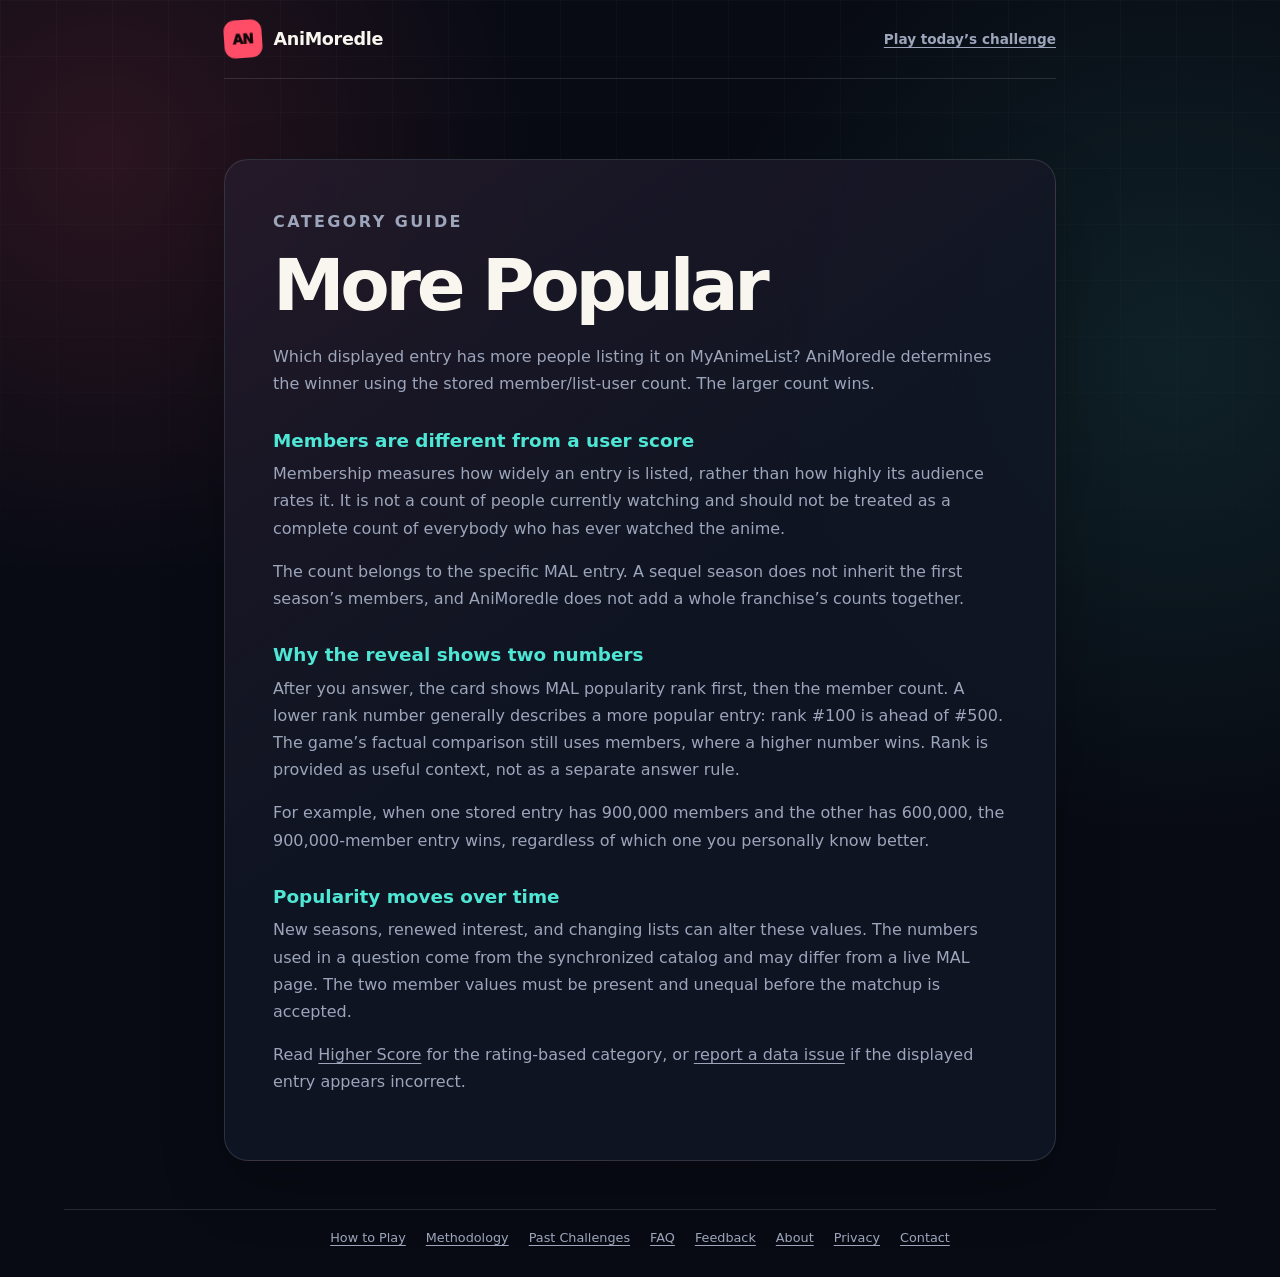
<file: static/more-popular.html>
<!doctype html>
<html lang="en">
<head>
  <meta charset="utf-8">
  <meta name="viewport" content="width=device-width, initial-scale=1">
  <meta name="google-adsense-account" content="ca-pub-7045982233365027">
  <title>More Popular explained | AniMoredle</title>
  <meta name="description" content="How AniMoredle compares MyAnimeList member counts and reveals both popularity rank and members.">
  <link rel="canonical" href="https://animoredle.com/guides/more-popular">
  <link rel="stylesheet" href="/static/styles.css?v=public-site-1">
</head>
<body class="information-page">
  <div class="page-glow" aria-hidden="true"></div>
  <main class="information-shell">
    <header class="information-header">
      <a class="brand" href="/" aria-label="AniMoredle home"><span class="brand-mark" aria-hidden="true">AN</span><span>AniMoredle</span></a>
      <a class="information-home-link" href="/">Play today’s challenge</a>
    </header>
    <article class="information-card">
<p class="eyebrow">Category guide</p><h1>More Popular</h1>
<p>Which displayed entry has more people listing it on MyAnimeList? AniMoredle determines the winner using the stored member/list-user count. The larger count wins.</p>
<h2>Members are different from a user score</h2>
<p>Membership measures how widely an entry is listed, rather than how highly its audience rates it. It is not a count of people currently watching and should not be treated as a complete count of everybody who has ever watched the anime.</p>
<p>The count belongs to the specific MAL entry. A sequel season does not inherit the first season’s members, and AniMoredle does not add a whole franchise’s counts together.</p>
<h2>Why the reveal shows two numbers</h2>
<p>After you answer, the card shows MAL popularity rank first, then the member count. A lower rank number generally describes a more popular entry: rank #100 is ahead of #500. The game’s factual comparison still uses members, where a higher number wins. Rank is provided as useful context, not as a separate answer rule.</p>
<p>For example, when one stored entry has 900,000 members and the other has 600,000, the 900,000-member entry wins, regardless of which one you personally know better.</p>
<h2>Popularity moves over time</h2>
<p>New seasons, renewed interest, and changing lists can alter these values. The numbers used in a question come from the synchronized catalog and may differ from a live MAL page. The two member values must be present and unequal before the matchup is accepted.</p>
<p>Read <a href="/guides/higher-score">Higher Score</a> for the rating-based category, or <a href="/feedback">report a data issue</a> if the displayed entry appears incorrect.</p>
    </article>
  </main>
  <footer class="site-footer"><nav aria-label="Site information">
<a href="/how-to-play">How to Play</a><a href="/methodology">Methodology</a>
<a href="/past-challenges">Past Challenges</a><a href="/faq">FAQ</a>
<a href="/feedback">Feedback</a><a href="/about">About</a>
<a href="/privacy">Privacy</a><a href="/contact">Contact</a>
</nav></footer>
</body>
</html>
</file>
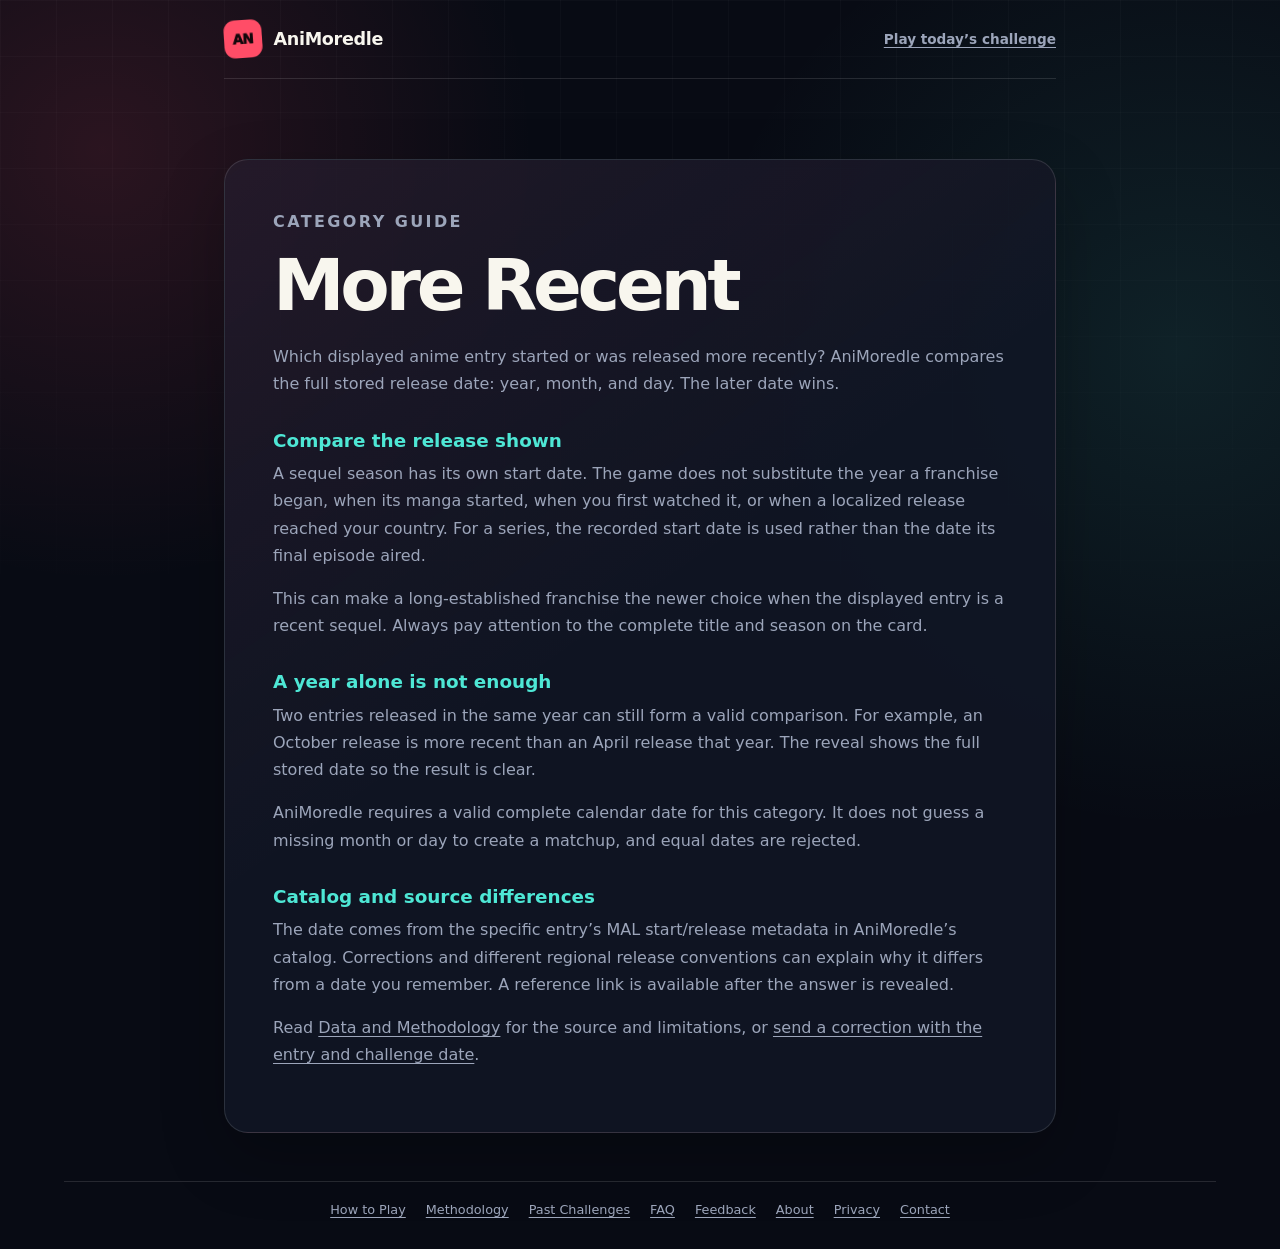
<file: static/more-recent.html>
<!doctype html>
<html lang="en">
<head>
  <meta charset="utf-8">
  <meta name="viewport" content="width=device-width, initial-scale=1">
  <meta name="google-adsense-account" content="ca-pub-7045982233365027">
  <title>More Recent explained | AniMoredle</title>
  <meta name="description" content="Learn how AniMoredle compares full entry-specific anime start and release dates instead of franchise age.">
  <link rel="canonical" href="https://animoredle.com/guides/more-recent">
  <link rel="stylesheet" href="/static/styles.css?v=public-site-1">
</head>
<body class="information-page">
  <div class="page-glow" aria-hidden="true"></div>
  <main class="information-shell">
    <header class="information-header">
      <a class="brand" href="/" aria-label="AniMoredle home"><span class="brand-mark" aria-hidden="true">AN</span><span>AniMoredle</span></a>
      <a class="information-home-link" href="/">Play today’s challenge</a>
    </header>
    <article class="information-card">
<p class="eyebrow">Category guide</p><h1>More Recent</h1>
<p>Which displayed anime entry started or was released more recently? AniMoredle compares the full stored release date: year, month, and day. The later date wins.</p>
<h2>Compare the release shown</h2>
<p>A sequel season has its own start date. The game does not substitute the year a franchise began, when its manga started, when you first watched it, or when a localized release reached your country. For a series, the recorded start date is used rather than the date its final episode aired.</p>
<p>This can make a long-established franchise the newer choice when the displayed entry is a recent sequel. Always pay attention to the complete title and season on the card.</p>
<h2>A year alone is not enough</h2>
<p>Two entries released in the same year can still form a valid comparison. For example, an October release is more recent than an April release that year. The reveal shows the full stored date so the result is clear.</p>
<p>AniMoredle requires a valid complete calendar date for this category. It does not guess a missing month or day to create a matchup, and equal dates are rejected.</p>
<h2>Catalog and source differences</h2>
<p>The date comes from the specific entry’s MAL start/release metadata in AniMoredle’s catalog. Corrections and different regional release conventions can explain why it differs from a date you remember. A reference link is available after the answer is revealed.</p>
<p>Read <a href="/methodology">Data and Methodology</a> for the source and limitations, or <a href="/feedback">send a correction with the entry and challenge date</a>.</p>
    </article>
  </main>
  <footer class="site-footer"><nav aria-label="Site information">
<a href="/how-to-play">How to Play</a><a href="/methodology">Methodology</a>
<a href="/past-challenges">Past Challenges</a><a href="/faq">FAQ</a>
<a href="/feedback">Feedback</a><a href="/about">About</a>
<a href="/privacy">Privacy</a><a href="/contact">Contact</a>
</nav></footer>
</body>
</html>
</file>
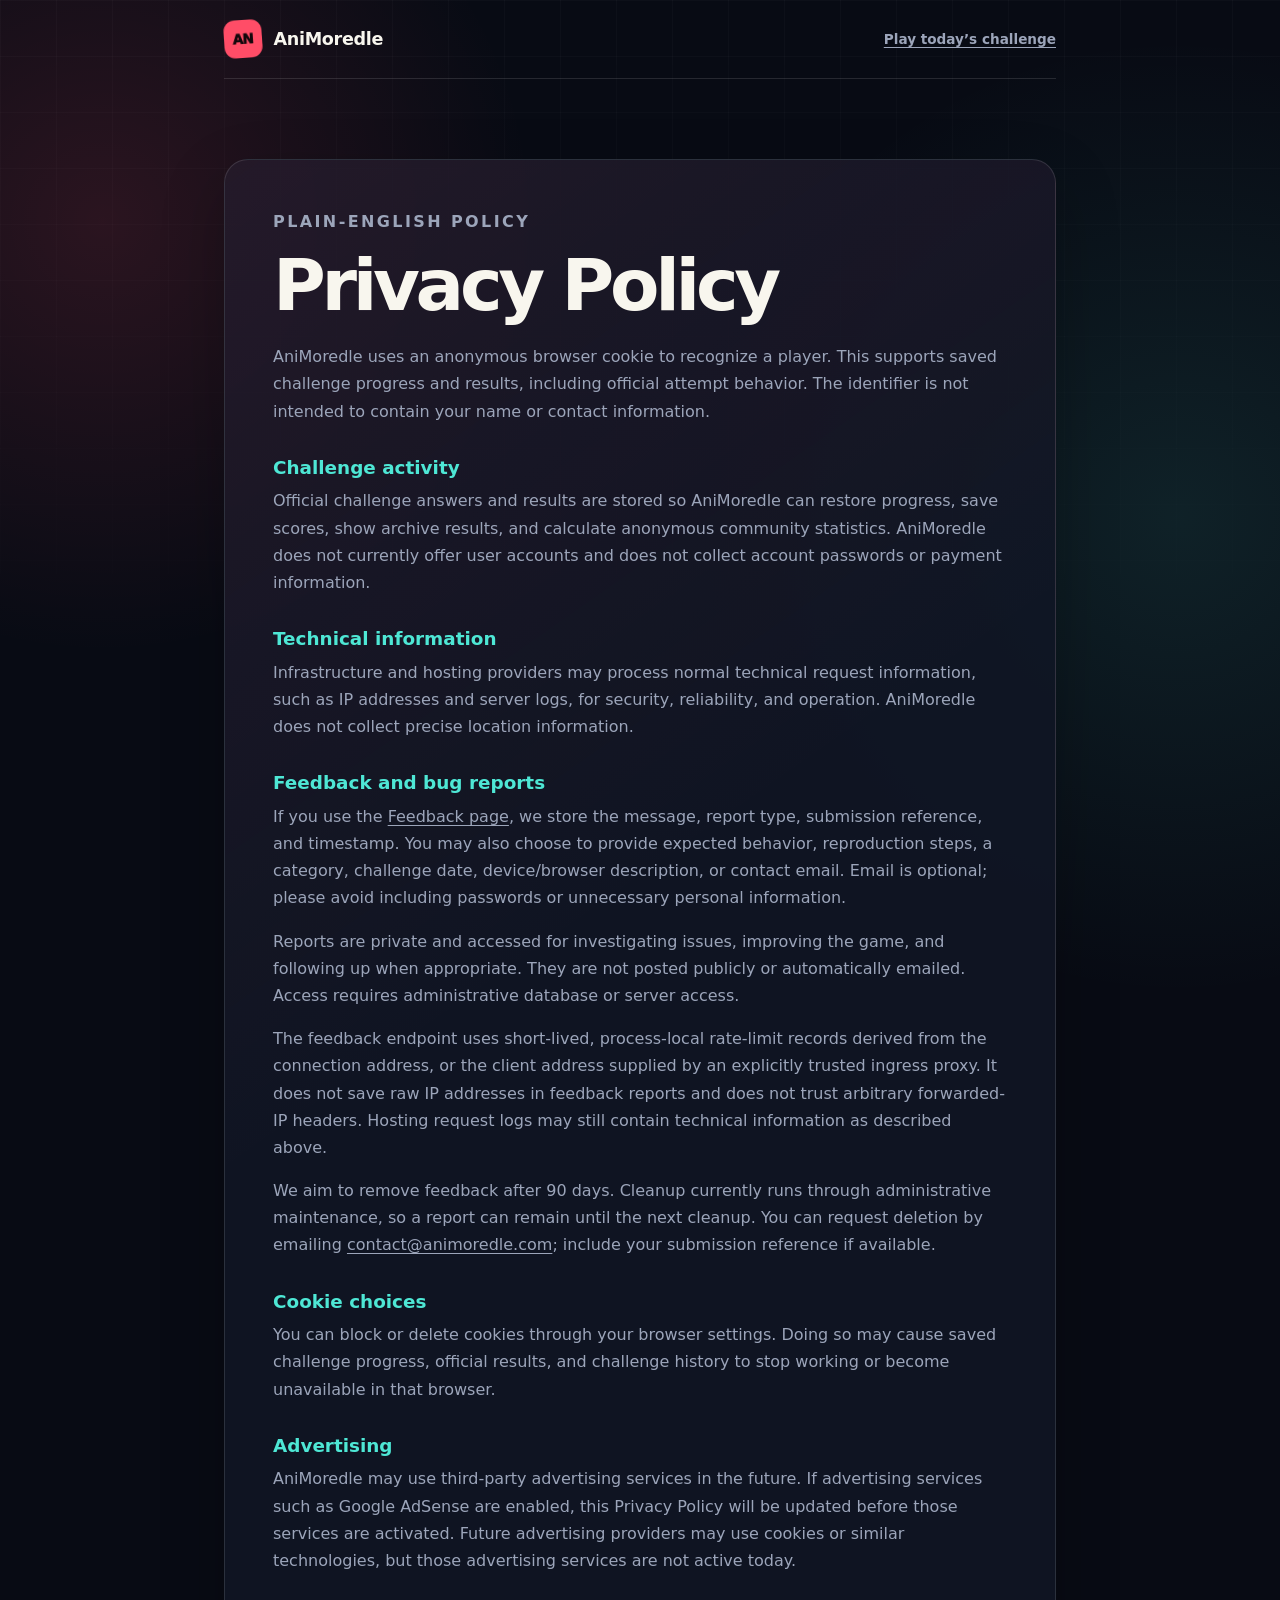
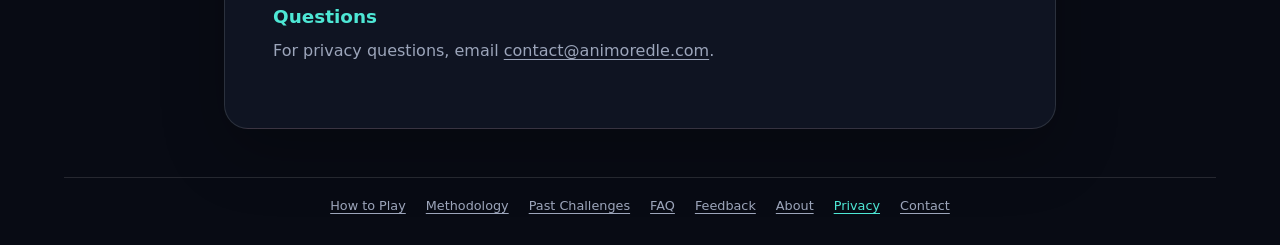
<file: static/privacy.html>
<!doctype html>
<html lang="en">
  <head>
    <meta charset="utf-8">
    <meta name="viewport" content="width=device-width, initial-scale=1">
    <meta name="google-adsense-account" content="ca-pub-7045982233365027">
    <meta name="description" content="AniMoredle Privacy Policy.">
    <title>Privacy | AniMoredle</title>
    <link rel="canonical" href="https://animoredle.com/privacy">
    <link rel="stylesheet" href="/static/styles.css?v=public-site-1">
  </head>
  <body class="information-page">
    <div class="page-glow" aria-hidden="true"></div>

    <main class="information-shell">
      <header class="information-header">
        <a class="brand" href="/" aria-label="AniMoredle home">
          <span class="brand-mark" aria-hidden="true">AN</span>
          <span>AniMoredle</span>
        </a>
        <a class="information-home-link" href="/">Play today’s challenge</a>
      </header>

      <article class="information-card privacy-policy">
        <p class="eyebrow">Plain-English policy</p>
        <h1>Privacy Policy</h1>
        <p>
          AniMoredle uses an anonymous browser cookie to recognize a player.
          This supports saved challenge progress and results, including official
          attempt behavior. The identifier is not intended to contain your name
          or contact information.
        </p>

        <h2>Challenge activity</h2>
        <p>
          Official challenge answers and results are stored so AniMoredle can
          restore progress, save scores, show archive results, and calculate
          anonymous community statistics. AniMoredle does not currently offer
          user accounts and does not collect account passwords or payment
          information.
        </p>

        <h2>Technical information</h2>
        <p>
          Infrastructure and hosting providers may process normal technical
          request information, such as IP addresses and server logs, for
          security, reliability, and operation. AniMoredle does not collect
          precise location information.
        </p>

        <h2>Feedback and bug reports</h2>
        <p>If you use the <a href="/feedback">Feedback page</a>, we store the message, report type, submission reference, and timestamp. You may also choose to provide expected behavior, reproduction steps, a category, challenge date, device/browser description, or contact email. Email is optional; please avoid including passwords or unnecessary personal information.</p>
        <p>Reports are private and accessed for investigating issues, improving the game, and following up when appropriate. They are not posted publicly or automatically emailed. Access requires administrative database or server access.</p>
        <p>The feedback endpoint uses short-lived, process-local rate-limit records derived from the connection address, or the client address supplied by an explicitly trusted ingress proxy. It does not save raw IP addresses in feedback reports and does not trust arbitrary forwarded-IP headers. Hosting request logs may still contain technical information as described above.</p>
        <p>We aim to remove feedback after 90 days. Cleanup currently runs through administrative maintenance, so a report can remain until the next cleanup. You can request deletion by emailing <a href="mailto:contact@animoredle.com">contact@animoredle.com</a>; include your submission reference if available.</p>

        <h2>Cookie choices</h2>
        <p>
          You can block or delete cookies through your browser settings. Doing
          so may cause saved challenge progress, official results, and challenge
          history to stop working or become unavailable in that browser.
        </p>

        <h2>Advertising</h2>
        <p>
          AniMoredle may use third-party advertising services in the future. If
          advertising services such as Google AdSense are enabled, this Privacy
          Policy will be updated before those services are activated. Future
          advertising providers may use cookies or similar technologies, but
          those advertising services are not active today.
        </p>

        <h2>Questions</h2>
        <p>
          For privacy questions, email
          <a href="mailto:contact@animoredle.com">contact@animoredle.com</a>.
        </p>
      </article>
    </main>

    <footer class="site-footer">
      <nav aria-label="Site information">
        <a href="/how-to-play">How to Play</a><a href="/methodology">Methodology</a>
        <a href="/past-challenges">Past Challenges</a><a href="/faq">FAQ</a><a href="/feedback">Feedback</a>
        <a href="/about">About</a>
        <a href="/privacy" aria-current="page">Privacy</a>
        <a href="/contact">Contact</a>
      </nav>
    </footer>
  </body>
</html>
</file>
<file: static/styles.css>
:root {
  color-scheme: dark;
  --bg: #080b14;
  --surface: #111625;
  --surface-raised: #171d2f;
  --line: rgba(255, 255, 255, 0.12);
  --text: #f8f6ee;
  --muted: #9ca5ba;
  --red: #ff4d67;
  --red-dark: #c92f4d;
  --cyan: #4ee7d5;
  --yellow: #ffd166;
  --success: #53e09b;
  --danger: #ff7185;
  --radius-large: 1.5rem;
  --radius-medium: 1rem;
  font-family:
    Inter, ui-sans-serif, system-ui, -apple-system, BlinkMacSystemFont, "Segoe UI",
    sans-serif;
}

* {
  box-sizing: border-box;
}

body {
  min-width: 20rem;
  min-height: 100vh;
  margin: 0;
  color: var(--text);
  background:
    radial-gradient(circle at 8% 12%, rgba(255, 77, 103, 0.14), transparent 27rem),
    radial-gradient(circle at 92% 28%, rgba(78, 231, 213, 0.1), transparent 30rem),
    var(--bg);
}

button,
a {
  -webkit-tap-highlight-color: transparent;
}

button {
  font: inherit;
}

[hidden] {
  display: none !important;
}

.page-glow {
  position: fixed;
  inset: 0;
  z-index: -1;
  pointer-events: none;
  background-image:
    linear-gradient(rgba(255, 255, 255, 0.022) 1px, transparent 1px),
    linear-gradient(90deg, rgba(255, 255, 255, 0.022) 1px, transparent 1px);
  background-size: 3.5rem 3.5rem;
  mask-image: linear-gradient(to bottom, black, transparent 85%);
}

.app-shell {
  width: min(72rem, calc(100% - 2rem));
  min-height: 100vh;
  margin: 0 auto;
  padding: 1.25rem 0 3rem;
}

.site-footer {
  width: min(72rem, calc(100% - 2rem));
  margin: 0 auto;
  padding: 1.25rem 0 2rem;
  color: var(--muted);
  border-top: 1px solid var(--line);
  font-size: 0.8rem;
}

.site-footer nav {
  display: flex;
  flex-wrap: wrap;
  justify-content: center;
  gap: 1.25rem;
}

.site-footer a,
.information-home-link,
.information-card a {
  color: inherit;
  text-underline-offset: 0.2em;
}

.site-footer a:hover,
.site-footer a[aria-current="page"],
.information-home-link:hover,
.information-card a:hover {
  color: var(--cyan);
}

.information-shell {
  width: min(52rem, calc(100% - 2rem));
  min-height: calc(100vh - 5rem);
  margin: 0 auto;
  padding: 1.25rem 0 3rem;
}

.information-header {
  display: flex;
  align-items: center;
  justify-content: space-between;
  gap: 1rem;
  padding-bottom: 1.25rem;
  border-bottom: 1px solid var(--line);
}

.information-home-link {
  color: var(--muted);
  font-size: 0.85rem;
  font-weight: 750;
}

.information-card {
  margin-top: clamp(2rem, 7vw, 5rem);
  padding: clamp(1.5rem, 5vw, 3rem);
  background:
    linear-gradient(145deg, rgba(255, 77, 103, 0.08), transparent 48%),
    rgba(17, 22, 37, 0.88);
  border: 1px solid var(--line);
  border-radius: var(--radius-large);
  box-shadow: 0 1.5rem 4rem rgba(0, 0, 0, 0.24);
}

.information-card h1 {
  margin: 0 0 1.5rem;
  font-size: clamp(2.5rem, 8vw, 4.5rem);
  line-height: 0.95;
  letter-spacing: -0.06em;
}

.information-card h2 {
  margin: 2rem 0 0.6rem;
  color: var(--cyan);
  font-size: 1.15rem;
}

.information-card p,
.information-card li {
  color: var(--muted);
  font-size: 1rem;
  line-height: 1.7;
}

.information-card p {
  margin: 0 0 1rem;
}

.information-card ul {
  display: grid;
  gap: 0.45rem;
  margin: 1rem 0 1.25rem;
  padding-left: 1.4rem;
}

.information-card li::marker {
  color: var(--red);
}

.information-card .contact-email {
  color: var(--cyan);
  font-size: clamp(1rem, 4vw, 1.35rem);
  font-weight: 800;
  overflow-wrap: anywhere;
}

.site-introduction {
  width: min(64rem, calc(100% - 2rem));
  margin: 0 auto 2rem;
  padding: clamp(1.5rem, 4vw, 2.5rem);
  background: rgba(17, 22, 37, 0.65);
  border: 1px solid var(--line);
  border-radius: var(--radius-large);
}

body.information-page {
  min-width: 0;
}

.information-card {
  overflow-wrap: anywhere;
}

.site-introduction h2 {
  margin: 0 0 1rem;
  font-size: clamp(1.7rem, 4vw, 2.4rem);
  letter-spacing: -0.04em;
}

.site-introduction h3 {
  color: var(--text);
  font-size: 1.05rem;
}

.site-introduction p,
.site-introduction li {
  color: var(--muted);
  line-height: 1.7;
}

.site-introduction a,
.help-link,
.information-card .text-cta {
  color: var(--cyan);
  text-underline-offset: 0.2em;
}

.content-grid {
  display: grid;
  grid-template-columns: repeat(2, minmax(0, 1fr));
  gap: 1.5rem;
}

.content-grid ul {
  padding-left: 1.2rem;
}

.public-history-shell {
  width: min(64rem, calc(100% - 2rem));
}

.past-challenge-list,
.recap-comparisons {
  list-style: none;
  padding: 0 !important;
}

.past-challenge-list > li,
.recap-comparisons > li {
  margin: 1rem 0;
  padding: 1.25rem;
  border: 1px solid var(--line);
  border-radius: var(--radius-medium);
  background: rgba(8, 11, 20, 0.45);
}

.past-challenge-list h2,
.recap-comparisons h3 {
  margin-top: 0;
}

.pagination,
.anime-references {
  display: flex;
  flex-wrap: wrap;
  gap: 0.75rem 1.5rem;
}

.pagination {
  justify-content: space-between;
  margin-top: 2rem;
}

.anime-references {
  max-width: 58rem;
  margin: 1rem auto 0;
  justify-content: center;
  font-size: 0.8rem;
}

.mal-link {
  color: var(--cyan) !important;
  overflow-wrap: anywhere;
  text-underline-offset: 0.2em;
}

.recap-category {
  margin-top: 2.5rem;
}

.recap-category .recap-metric {
  color: var(--text);
  font-variant-numeric: tabular-nums;
}

.recap-category .recap-winner {
  color: var(--success);
}

.visually-hidden,
.feedback-honeypot {
  position: absolute;
  width: 1px;
  height: 1px;
  padding: 0;
  overflow: hidden;
  clip-path: inset(50%);
  white-space: nowrap;
}

.feedback-form,
.feedback-fields {
  display: grid;
  gap: 0.65rem;
}

.feedback-form {
  position: relative;
  margin-top: 2rem;
}

.feedback-form label,
.feedback-form legend {
  color: var(--text);
  font-size: 0.9rem;
  font-weight: 750;
}

.feedback-form input:not([type="radio"]),
.feedback-form textarea,
.feedback-form select {
  width: 100%;
  min-width: 0;
  padding: 0.8rem;
  color: var(--text);
  background: var(--bg);
  border: 1px solid var(--line);
  border-radius: 0.65rem;
  font: inherit;
}

.feedback-form textarea {
  resize: vertical;
}

.feedback-form input[type="radio"] {
  accent-color: var(--cyan);
}

.feedback-kind {
  display: grid;
  gap: 0.8rem;
  margin: 0 0 1rem;
  padding: 1rem;
  border: 1px solid var(--line);
  border-radius: var(--radius-medium);
  min-width: 0;
}

.feedback-fields {
  margin-block: 0.75rem;
}

.feedback-form small,
.feedback-privacy {
  color: var(--muted);
  line-height: 1.5;
}

.feedback-form .feedback-success {
  padding: 1rem;
  color: var(--success);
  border: 1px solid var(--success);
  border-radius: var(--radius-medium);
  overflow-wrap: anywhere;
}

.feedback-form button:disabled {
  opacity: 0.65;
  cursor: wait;
}

.site-introduction a:focus-visible,
.mal-link:focus-visible,
.feedback-form :is(input, textarea, select, button):focus-visible,
.help-link:focus-visible {
  outline: 0.2rem solid var(--cyan);
  outline-offset: 0.2rem;
}

.topbar {
  display: flex;
  align-items: center;
  justify-content: space-between;
  gap: 1rem;
  padding-bottom: 1.25rem;
  border-bottom: 1px solid var(--line);
}

.topbar-actions,
.main-nav,
.month-controls,
.result-actions,
.calendar-legend {
  display: flex;
  align-items: center;
}

.topbar-actions {
  gap: 1rem;
}

.main-nav {
  gap: 0.25rem;
  padding: 0.25rem;
  background: rgba(17, 22, 37, 0.82);
  border: 1px solid var(--line);
  border-radius: 0.8rem;
}

.nav-button {
  padding: 0.55rem 0.75rem;
  color: var(--muted);
  background: transparent;
  border: 0;
  border-radius: 0.55rem;
  font-size: 0.82rem;
  font-weight: 800;
  cursor: pointer;
}

.nav-button.is-active {
  color: var(--text);
  background: var(--surface-raised);
}

.brand {
  display: inline-flex;
  align-items: center;
  gap: 0.75rem;
  color: var(--text);
  font-size: 1.1rem;
  font-weight: 800;
  letter-spacing: -0.02em;
  text-decoration: none;
}

.brand-mark {
  display: grid;
  width: 2.35rem;
  height: 2.35rem;
  place-items: center;
  color: #12070b;
  background: var(--red);
  border-radius: 0.7rem;
  font-size: 0.85rem;
  font-weight: 950;
  letter-spacing: -0.05em;
  transform: rotate(-4deg);
}

.daily-badge {
  display: flex;
  align-items: center;
  gap: 0.55rem;
  color: var(--muted);
  font-size: 0.875rem;
}

.daily-badge span {
  color: var(--cyan);
  font-weight: 750;
}

.daily-badge span.is-playtest {
  color: var(--yellow);
  letter-spacing: 0.08em;
}

.daily-badge span::before {
  display: inline-block;
  width: 0.45rem;
  height: 0.45rem;
  margin-right: 0.45rem;
  background: var(--cyan);
  border-radius: 50%;
  box-shadow: 0 0 0.8rem var(--cyan);
  content: "";
}

.game-screen {
  padding-top: clamp(1.5rem, 4vw, 3rem);
}

.landing-screen {
  max-width: 64rem;
  margin: 0 auto;
  padding: clamp(2rem, 5vw, 4rem) 0;
}

.landing-info-grid {
  display: grid;
  gap: 1rem;
}

.landing-hero,
.landing-panel {
  background: rgba(17, 22, 37, 0.84);
  border: 1px solid var(--line);
  border-radius: var(--radius-large);
}

.landing-hero {
  position: relative;
  padding: clamp(1.75rem, 5vw, 3.5rem);
  overflow: hidden;
  background:
    linear-gradient(135deg, rgba(255, 77, 103, 0.14), transparent 55%),
    rgba(17, 22, 37, 0.9);
}

.landing-hero::after {
  position: absolute;
  top: -5rem;
  right: -4rem;
  width: 14rem;
  height: 14rem;
  background: rgba(78, 231, 213, 0.08);
  border-radius: 50%;
  content: "";
  pointer-events: none;
}

.landing-hero h1 {
  position: relative;
  margin: 0;
  font-size: clamp(3.25rem, 9vw, 6.5rem);
  line-height: 0.9;
  letter-spacing: -0.075em;
}

.landing-date {
  display: block;
  margin-top: 1.25rem;
  color: var(--cyan);
  font-weight: 800;
}

.landing-summary {
  max-width: 34rem;
  margin: 0.8rem 0 1.5rem;
  color: var(--muted);
  font-size: clamp(1rem, 2vw, 1.2rem);
  line-height: 1.55;
}

.landing-cta {
  min-width: min(100%, 15rem);
}

.landing-info-grid {
  grid-template-columns: repeat(2, minmax(0, 1fr));
  margin-top: 1rem;
}

.landing-panel {
  padding: 1.25rem;
}

.landing-panel h2 {
  margin: 0;
  font-size: 1.25rem;
  letter-spacing: -0.025em;
}

.category-preview-list,
.how-it-works-list {
  margin: 1rem 0 0;
  padding: 0;
}

.category-preview-list {
  display: grid;
  grid-template-columns: repeat(2, minmax(0, 1fr));
  gap: 0.55rem;
  list-style: none;
}

.category-preview-list li {
  padding: 0.65rem 0.75rem;
  background: var(--surface-raised);
  border: 1px solid var(--line);
  border-radius: 0.7rem;
  font-size: 0.85rem;
  font-weight: 750;
}

.how-it-works-list {
  display: grid;
  gap: 0.55rem;
  padding-left: 1.4rem;
  color: var(--muted);
  line-height: 1.45;
}

.how-it-works-list li::marker {
  color: var(--yellow);
  font-weight: 900;
}

.round-intro {
  display: grid;
  min-height: calc(100vh - 6rem);
  place-content: center;
  justify-items: center;
  padding: 3rem 1rem;
  text-align: center;
  animation: intro-arrive 360ms ease-out both;
}

.round-complete-screen {
  display: grid;
  min-height: calc(100vh - 6rem);
  place-content: center;
  padding: 3rem 1rem;
  animation: intro-arrive 360ms ease-out both;
}

.round-complete-card {
  width: min(100%, 42rem);
  padding: clamp(1.5rem, 5vw, 3rem);
  overflow: hidden;
  background:
    linear-gradient(145deg, rgba(78, 231, 213, 0.1), transparent 52%),
    rgba(17, 22, 37, 0.92);
  border: 1px solid var(--line);
  border-radius: var(--radius-large);
  text-align: center;
  box-shadow: 0 1.5rem 4rem rgba(0, 0, 0, 0.28);
}

.round-complete-card h1 {
  margin: 0;
  font-size: clamp(2.5rem, 8vw, 5rem);
  line-height: 0.95;
  letter-spacing: -0.06em;
  text-transform: uppercase;
}

.round-complete-score {
  margin: 1rem 0 1.5rem;
  color: var(--yellow);
  font-size: clamp(1.8rem, 5vw, 2.7rem);
  font-weight: 900;
}

.next-category-preview {
  padding: 1.25rem;
  background: rgba(8, 11, 20, 0.58);
  border: 1px solid var(--line);
  border-radius: var(--radius-medium);
}

.next-category-preview h2 {
  margin: 0;
  color: var(--cyan);
  font-size: clamp(1.5rem, 5vw, 2.4rem);
  letter-spacing: -0.04em;
  text-transform: uppercase;
}

.next-category-preview p:last-child {
  margin: 0.65rem 0 0;
  color: var(--muted);
  line-height: 1.5;
}

.round-complete-card > .primary-button {
  width: 100%;
}

.intro-round {
  margin: 0 0 1.1rem;
  color: var(--red);
  font-size: 0.9rem;
  font-weight: 900;
  letter-spacing: 0.22em;
  text-transform: uppercase;
}

.round-intro h1 {
  max-width: 68rem;
  margin: 0;
  font-size: clamp(3.5rem, 11vw, 8rem);
  line-height: 0.86;
  letter-spacing: -0.075em;
  text-transform: uppercase;
}

.round-intro p:not(.intro-round) {
  max-width: 38rem;
  margin: 1.5rem 0 0;
  color: var(--muted);
  font-size: clamp(1rem, 2.4vw, 1.35rem);
  line-height: 1.5;
}

.intro-line {
  width: min(12rem, 50vw);
  height: 0.3rem;
  margin-top: 2rem;
  overflow: hidden;
  background: rgba(255, 255, 255, 0.08);
  border-radius: 999px;
}

.intro-line::after {
  display: block;
  width: 100%;
  height: 100%;
  background: linear-gradient(90deg, var(--red), var(--yellow));
  border-radius: inherit;
  animation: intro-countdown 1.2s linear both;
  content: "";
  transform-origin: left;
}

.game-status {
  display: flex;
  align-items: flex-end;
  justify-content: space-between;
  gap: 2rem;
}

.category-heading h1,
.center-state h1,
.results-screen h1 {
  margin: 0;
  font-size: clamp(2rem, 5vw, 3.5rem);
  line-height: 1;
  letter-spacing: -0.055em;
}

.eyebrow {
  margin: 0 0 0.65rem;
  color: var(--red);
  font-size: 0.8rem;
  font-weight: 850;
  letter-spacing: 0.15em;
  text-transform: uppercase;
}

.question {
  margin: 0.7rem 0 0;
  color: var(--muted);
  font-size: clamp(1rem, 2vw, 1.15rem);
}

.scoreboard {
  display: flex;
  flex: 0 0 auto;
  gap: 0.75rem;
}

.scoreboard > div {
  min-width: 7.5rem;
  padding: 0.9rem 1rem;
  background: rgba(17, 22, 37, 0.82);
  border: 1px solid var(--line);
  border-radius: var(--radius-medium);
}

.score-label {
  display: block;
  margin-bottom: 0.2rem;
  color: var(--muted);
  font-size: 0.75rem;
  font-weight: 750;
  letter-spacing: 0.08em;
  text-transform: uppercase;
}

.scoreboard strong {
  font-size: 1.15rem;
  font-variant-numeric: tabular-nums;
}

.comparison-label {
  margin: 1.5rem 0 0.8rem;
  color: var(--muted);
  font-size: 0.8rem;
  font-weight: 750;
  letter-spacing: 0.1em;
  text-align: center;
  text-transform: uppercase;
}

.review-stats {
  color: var(--muted);
  font-size: 0.78rem;
  text-align: center;
}

.review-stats {
  margin: 0.8rem 0 0;
}

.anime-grid {
  display: grid;
  grid-template-columns: repeat(2, minmax(0, 1fr));
  gap: clamp(1rem, 3vw, 2rem);
  max-width: 58rem;
  margin: 0 auto;
}

.anime-card {
  position: relative;
  display: grid;
  grid-template-columns: minmax(8rem, 45%) 1fr;
  min-height: 20rem;
  padding: 0;
  overflow: hidden;
  color: var(--text);
  text-align: left;
  background: var(--surface);
  border: 1px solid var(--line);
  border-radius: var(--radius-large);
  box-shadow: 0 1.2rem 3.5rem rgba(0, 0, 0, 0.25);
  cursor: pointer;
  transition:
    border-color 160ms ease,
    box-shadow 160ms ease,
    transform 160ms ease;
}

.anime-card:not(:disabled):hover {
  border-color: rgba(255, 77, 103, 0.75);
  box-shadow: 0 1.4rem 4rem rgba(0, 0, 0, 0.36);
  transform: translateY(-0.2rem);
}

.anime-card:focus-visible,
.primary-button:focus-visible,
.secondary-button:focus-visible,
.nav-button:focus-visible,
.icon-button:focus-visible,
.calendar-day:focus-visible,
.brand:focus-visible {
  outline: 0.2rem solid var(--cyan);
  outline-offset: 0.2rem;
}

.site-footer a:focus-visible,
.information-home-link:focus-visible,
.information-card a:focus-visible {
  outline: 0.2rem solid var(--cyan);
  outline-offset: 0.2rem;
}

.anime-card:disabled {
  cursor: default;
}

.anime-card.is-dimmed {
  opacity: 0.62;
}

.anime-card.is-correct {
  border-color: var(--success);
  box-shadow: 0 0 0 1px var(--success), 0 1.2rem 3.5rem rgba(20, 128, 83, 0.24);
}

.anime-card.is-incorrect {
  border-color: var(--danger);
}

.anime-card.is-carried {
  border-color: rgba(78, 231, 213, 0.7);
  box-shadow: 0 0 0 1px rgba(78, 231, 213, 0.25), 0 1.2rem 3.5rem rgba(0, 0, 0, 0.25);
}

.anime-card.is-pending-choice {
  border-color: var(--cyan);
  box-shadow: 0 0 0 1px rgba(78, 231, 213, 0.35), 0 1.2rem 3.5rem rgba(0, 0, 0, 0.25);
}

.anime-card.chain-exit-left {
  pointer-events: none;
  animation: card-exit-left 420ms cubic-bezier(0.55, 0, 0.8, 0.45) forwards;
}

.anime-card.chain-carry-left {
  z-index: 2;
  pointer-events: none;
  animation: card-carry-left 420ms cubic-bezier(0.2, 0.75, 0.2, 1) forwards;
}

.anime-card.chain-enter-right {
  animation: challenger-enter-right 360ms cubic-bezier(0.2, 0.75, 0.2, 1) both;
}

.anime-card.round-exit {
  pointer-events: none;
  animation: round-cards-exit 340ms ease-in forwards;
}

.cover-wrap {
  position: relative;
  min-height: 20rem;
  overflow: hidden;
  background: #20263a;
}

.cover-wrap::after {
  position: absolute;
  inset: auto 0 0;
  height: 35%;
  pointer-events: none;
  background: linear-gradient(transparent, rgba(8, 11, 20, 0.5));
  content: "";
}

.cover-image {
  width: 100%;
  height: 100%;
  object-fit: cover;
}

.cover-placeholder {
  display: grid;
  width: 100%;
  height: 100%;
  min-height: inherit;
  place-items: center;
  padding: 1rem;
  color: var(--muted);
  background:
    linear-gradient(145deg, rgba(255, 77, 103, 0.14), transparent 50%),
    linear-gradient(315deg, rgba(78, 231, 213, 0.12), transparent 55%),
    #171d2f;
  font-size: 0.85rem;
  font-weight: 750;
  letter-spacing: 0.08em;
  text-align: center;
  text-transform: uppercase;
}

.card-copy {
  display: flex;
  flex-direction: column;
  justify-content: center;
  min-width: 0;
  padding: clamp(1rem, 2.5vw, 1.6rem);
}

.anime-title {
  margin: 0;
  overflow-wrap: anywhere;
  font-size: clamp(1.15rem, 2.4vw, 1.6rem);
  line-height: 1.15;
  letter-spacing: -0.035em;
}

.series-context {
  display: grid;
  gap: 0.2rem;
  margin: 1rem 0 0;
}

.series-label {
  margin: 0;
  color: var(--red);
  font-size: 0.78rem;
  font-weight: 850;
  letter-spacing: 0.11em;
  text-transform: uppercase;
}

.metric-reveal {
  margin: 1rem 0 0;
  padding-top: 1rem;
  color: var(--text);
  border-top: 1px solid var(--line);
  font-size: 0.95rem;
  font-weight: 750;
  line-height: 1.45;
}

.card-verdict {
  position: absolute;
  top: 0.8rem;
  right: 0.8rem;
  z-index: 2;
  padding: 0.45rem 0.65rem;
  color: var(--bg);
  background: var(--text);
  border-radius: 999px;
  font-size: 0.72rem;
  font-weight: 900;
  letter-spacing: 0.08em;
  text-transform: uppercase;
}

.primary-button {
  min-height: 3rem;
  padding: 0.75rem 1.15rem;
  color: #19080d;
  background: var(--red);
  border: 0;
  border-radius: 0.8rem;
  box-shadow: 0 0.55rem 1.4rem rgba(255, 77, 103, 0.2);
  font-weight: 850;
  cursor: pointer;
}

.primary-button:hover {
  background: #ff6980;
}

.secondary-button,
.icon-button {
  min-height: 3rem;
  color: var(--text);
  background: var(--surface-raised);
  border: 1px solid var(--line);
  border-radius: 0.8rem;
  font-weight: 800;
  cursor: pointer;
}

.secondary-button {
  padding: 0.75rem 1.15rem;
}

#review-button {
  text-transform: none;
}

.icon-button {
  width: 3rem;
  padding: 0;
  font-size: 1.15rem;
}

.secondary-button:hover,
.icon-button:hover {
  border-color: rgba(78, 231, 213, 0.65);
}

.request-error {
  max-width: 58rem;
  margin: 1rem auto 0;
  padding: 0.85rem 1rem;
  color: #ffd8de;
  background: rgba(255, 77, 103, 0.1);
  border: 1px solid rgba(255, 113, 133, 0.45);
  border-radius: 0.8rem;
  text-align: center;
}

.retry-completion {
  display: block;
  margin: 1rem auto 0;
}

.center-state,
.results-screen {
  display: grid;
  min-height: calc(100vh - 6rem);
  place-content: center;
  justify-items: center;
  padding: 3rem 1rem;
  text-align: center;
}

.center-state p,
.results-copy {
  max-width: 32rem;
  margin: 1rem 0 1.5rem;
  color: var(--muted);
  font-size: 1rem;
  line-height: 1.6;
}

.loader {
  width: 2.8rem;
  height: 2.8rem;
  margin-bottom: 1.5rem;
  border: 0.22rem solid rgba(255, 255, 255, 0.1);
  border-top-color: var(--red);
  border-radius: 50%;
  animation: spin 800ms linear infinite;
}

.state-symbol {
  display: grid;
  width: 3rem;
  height: 3rem;
  margin-bottom: 1.25rem;
  place-items: center;
  color: var(--danger);
  border: 1px solid currentColor;
  border-radius: 50%;
  font-size: 1.4rem;
  font-weight: 900;
}

.results-screen {
  min-height: calc(100vh - 5rem);
}

.result-actions {
  flex-wrap: wrap;
  justify-content: center;
  gap: 0.75rem;
}

.review-screen {
  max-width: 58rem;
  margin: 0 auto;
  padding: clamp(2rem, 5vw, 4rem) 0;
}

.review-heading {
  display: flex;
  align-items: end;
  justify-content: space-between;
  gap: 1rem;
  margin-bottom: 2rem;
}

.review-heading h1 {
  margin: 0;
  font-size: clamp(2rem, 5vw, 3.5rem);
  letter-spacing: -0.05em;
}

.review-heading p:not(.eyebrow) {
  margin: 0.7rem 0 0;
  color: var(--muted);
}

.review-round {
  margin-bottom: 2.25rem;
}

.review-round h2 {
  margin: 0 0 0.8rem;
  color: var(--cyan);
  font-size: 1rem;
  letter-spacing: 0.04em;
}

.review-item {
  margin-bottom: 0.65rem;
  padding: 0.85rem;
  background: var(--surface);
  border: 1px solid var(--line);
  border-radius: var(--radius-medium);
}

.review-status {
  margin: 0 0 0.6rem;
  font-size: 0.75rem;
  font-weight: 850;
  letter-spacing: 0.08em;
  text-transform: uppercase;
}

.review-status.correct {
  color: var(--success);
}

.review-status.incorrect {
  color: var(--danger);
}

.review-pair {
  display: grid;
  grid-template-columns: repeat(2, minmax(0, 1fr));
  gap: 0.65rem;
}

.review-side {
  display: flex;
  min-width: 0;
  flex-direction: column;
  gap: 0.3rem;
  padding: 0.75rem;
  border: 1px solid var(--line);
  border-radius: 0.75rem;
}

.review-side.is-correct {
  border-color: var(--success);
}

.review-side.is-incorrect {
  border-color: var(--danger);
}

.review-labels {
  display: flex;
  min-height: 1rem;
  flex-wrap: wrap;
  gap: 0.35rem;
  color: var(--muted);
  font-size: 0.63rem;
  font-weight: 850;
  letter-spacing: 0.05em;
  text-transform: uppercase;
}

.review-side strong,
.review-metric {
  overflow-wrap: anywhere;
}

.review-side strong {
  line-height: 1.25;
}

.review-metric {
  color: var(--muted);
  font-size: 0.82rem;
}

.archive-screen {
  padding-top: clamp(2rem, 5vw, 4rem);
}

.archive-heading {
  display: flex;
  align-items: flex-end;
  justify-content: space-between;
  gap: 2rem;
  margin-bottom: 2rem;
}

.archive-heading h1 {
  margin: 0;
  font-size: clamp(2.5rem, 6vw, 4.5rem);
  letter-spacing: -0.06em;
}

.archive-heading p:not(.eyebrow) {
  margin: 0.75rem 0 0;
  color: var(--muted);
}

.month-controls {
  gap: 0.75rem;
}

.month-controls h2 {
  min-width: 12rem;
  margin: 0;
  font-size: 1.2rem;
  text-align: center;
}

.calendar-shell {
  overflow: hidden;
  background: rgba(17, 22, 37, 0.78);
  border: 1px solid var(--line);
  border-radius: var(--radius-large);
}

.calendar-weekdays,
.calendar-grid {
  display: grid;
  grid-template-columns: repeat(7, minmax(0, 1fr));
}

.calendar-weekdays {
  color: var(--muted);
  background: rgba(255, 255, 255, 0.025);
  border-bottom: 1px solid var(--line);
}

.calendar-weekdays span {
  padding: 0.8rem 0.4rem;
  font-size: 0.72rem;
  font-weight: 850;
  letter-spacing: 0.08em;
  text-align: center;
  text-transform: uppercase;
}

.calendar-day {
  display: flex;
  min-width: 0;
  min-height: 7rem;
  flex-direction: column;
  align-items: flex-start;
  justify-content: space-between;
  gap: 0.5rem;
  padding: 0.8rem;
  color: var(--muted);
  background: transparent;
  border: 0;
  border-right: 1px solid var(--line);
  border-bottom: 1px solid var(--line);
  text-align: left;
}

.calendar-day:nth-child(7n) {
  border-right: 0;
}

.calendar-day strong {
  color: inherit;
  font-size: 1rem;
}

.calendar-day span {
  overflow: hidden;
  font-size: 0.72rem;
  font-weight: 750;
  text-overflow: ellipsis;
}

.calendar-day:disabled {
  color: rgba(156, 165, 186, 0.42);
}

.calendar-day.has-challenge {
  color: var(--text);
  background: rgba(255, 77, 103, 0.08);
  cursor: pointer;
}

.calendar-day.has-challenge:hover {
  background: rgba(255, 77, 103, 0.16);
}

.calendar-day.has-challenge:disabled {
  opacity: 0.55;
  cursor: not-allowed;
}

.calendar-day.is-completed {
  background: rgba(78, 231, 213, 0.1);
}

.calendar-day.is-completed span {
  color: var(--cyan);
}

.calendar-day.is-today {
  box-shadow: inset 0 0 0 2px var(--yellow);
}

.calendar-day.is-empty {
  pointer-events: none;
}

.calendar-day.is-before-public-history {
  justify-content: flex-start;
  color: var(--muted);
  background: transparent;
  pointer-events: none;
}

.calendar-legend {
  flex-wrap: wrap;
  gap: 1rem;
  margin-top: 1rem;
  color: var(--muted);
  font-size: 0.78rem;
}

.calendar-legend span {
  display: inline-flex;
  align-items: center;
  gap: 0.4rem;
}

.legend-dot {
  width: 0.65rem;
  height: 0.65rem;
  border-radius: 50%;
}

.legend-dot.available {
  background: var(--red);
}

.legend-dot.completed {
  background: var(--cyan);
}

.legend-dot.today {
  background: var(--yellow);
}

.final-score-ring {
  display: grid;
  width: 13rem;
  height: 13rem;
  margin-top: 2rem;
  place-content: center;
  background:
    radial-gradient(circle, var(--surface) 61%, transparent 62%),
    conic-gradient(var(--red), var(--yellow), var(--cyan), var(--red));
  border-radius: 50%;
  box-shadow: 0 1rem 3rem rgba(0, 0, 0, 0.35);
}

.final-score-ring strong,
.final-score-ring span {
  display: block;
  text-align: center;
}

.final-score-ring strong {
  font-size: 1.75rem;
  letter-spacing: -0.04em;
}

.final-score-ring span {
  margin-top: 0.25rem;
  color: var(--muted);
  font-size: 0.85rem;
}

.noscript-message {
  padding: 1rem;
  color: var(--text);
  background: var(--danger);
}

@keyframes spin {
  to {
    transform: rotate(360deg);
  }
}

@keyframes intro-arrive {
  from {
    opacity: 0;
    transform: translateY(0.8rem);
  }
}

@keyframes intro-countdown {
  from {
    transform: scaleX(0);
  }
}

@keyframes card-exit-left {
  to {
    opacity: 0;
    transform: translateX(calc(-100% - 2rem)) rotate(-2deg);
  }
}

@keyframes card-carry-left {
  to {
    transform: translate(
      var(--chain-shift-x, calc(-100% - 2rem)),
      var(--chain-shift-y, 0)
    );
  }
}

@keyframes challenger-enter-right {
  from {
    opacity: 0;
    transform: translateX(min(35vw, 18rem));
  }
}

@keyframes round-cards-exit {
  to {
    opacity: 0;
    transform: translateX(-35%);
  }
}

@media (max-width: 760px) {
  .content-grid {
    grid-template-columns: 1fr;
    gap: 0;
  }
  .app-shell {
    width: min(100% - 1.25rem, 42rem);
    padding-top: 0.75rem;
  }

  .daily-badge span {
    display: none;
  }

  .topbar-actions {
    gap: 0.5rem;
  }

  .archive-heading {
    align-items: stretch;
    flex-direction: column;
  }

  .month-controls {
    justify-content: space-between;
  }

  .calendar-day {
    min-height: 5.5rem;
    padding: 0.55rem;
  }

  .game-status {
    align-items: stretch;
    flex-direction: column;
    gap: 1.25rem;
  }

  .round-intro {
    min-height: calc(100vh - 5rem);
  }

  .round-complete-screen {
    min-height: calc(100vh - 5rem);
    padding: 2rem 0;
  }

  .round-intro h1 {
    font-size: clamp(3.25rem, 18vw, 5.5rem);
  }

  .scoreboard > div {
    flex: 1;
    min-width: 0;
  }

  .anime-grid {
    grid-template-columns: 1fr;
    max-width: 34rem;
  }

  .anime-card {
    min-height: 14rem;
  }

  .cover-wrap {
    min-height: 14rem;
  }
}

@media (max-width: 430px) {
  .brand {
    font-size: 1rem;
  }

  .information-header {
    align-items: flex-start;
    flex-direction: column;
  }

  .daily-badge {
    display: none;
  }

  .topbar {
    align-items: flex-start;
  }

  .nav-button {
    padding-inline: 0.6rem;
  }

  .calendar-weekdays span {
    font-size: 0.62rem;
  }

  .calendar-day {
    min-height: 4.6rem;
    padding: 0.4rem;
  }

  .calendar-day span {
    font-size: 0.61rem;
  }

  .result-actions {
    align-items: stretch;
    flex-direction: column;
    width: 100%;
  }

  .result-actions button {
    width: 100%;
  }

  .landing-screen {
    padding-top: 1.5rem;
  }

  .landing-hero {
    padding: 1.5rem;
  }

  .landing-info-grid,
  .category-preview-list {
    grid-template-columns: 1fr;
  }

  .landing-cta {
    width: 100%;
  }

  .review-heading {
    align-items: stretch;
    flex-direction: column;
  }

  .review-heading button {
    align-self: flex-start;
  }

  .review-item {
    padding: 0.65rem;
  }

  .review-pair {
    gap: 0.4rem;
  }

  .review-side {
    padding: 0.55rem;
  }

  .review-side strong {
    font-size: 0.85rem;
  }

  .review-metric {
    font-size: 0.75rem;
  }

  .anime-card {
    grid-template-columns: 42% 1fr;
  }

  .card-copy {
    padding: 0.9rem;
  }

}

@media (prefers-reduced-motion: reduce) {
  *,
  *::before,
  *::after {
    scroll-behavior: auto !important;
    transition-duration: 0.01ms !important;
    animation-duration: 0.01ms !important;
    animation-iteration-count: 1 !important;
  }
}
</file>
